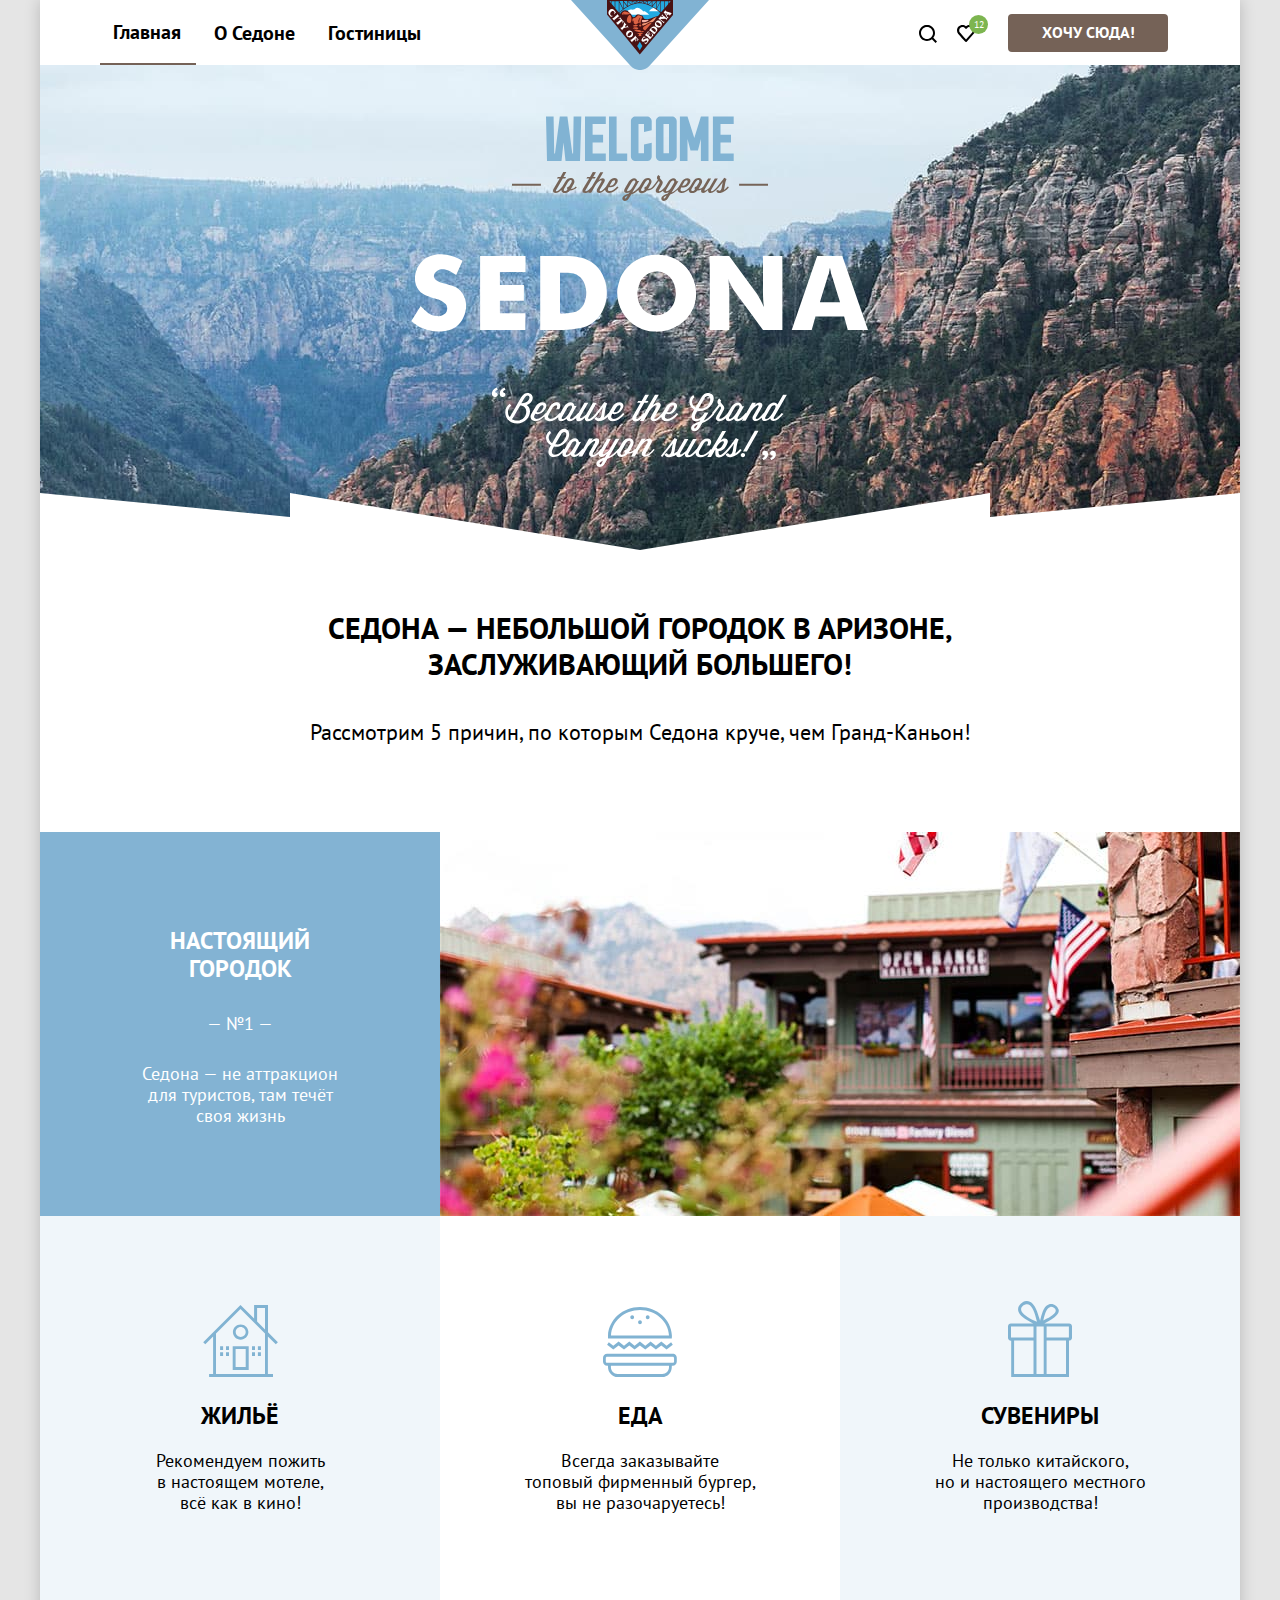
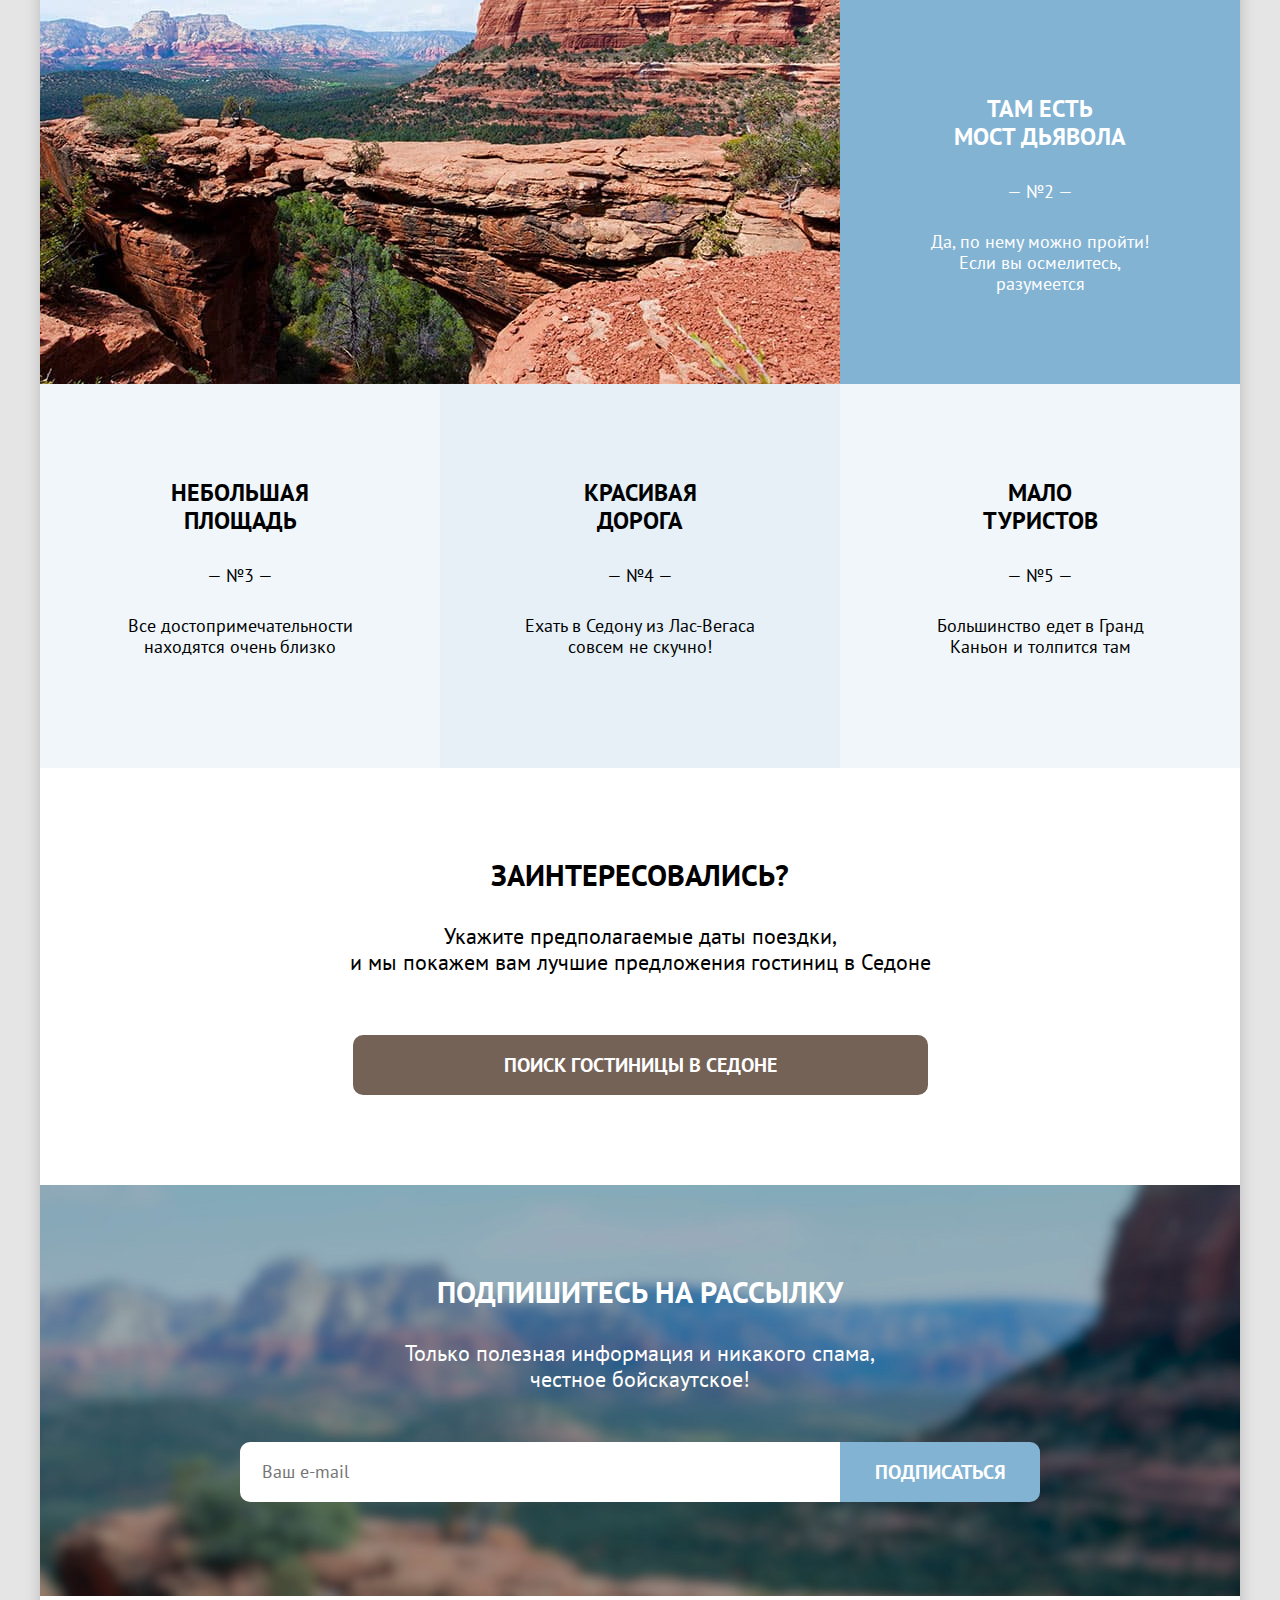
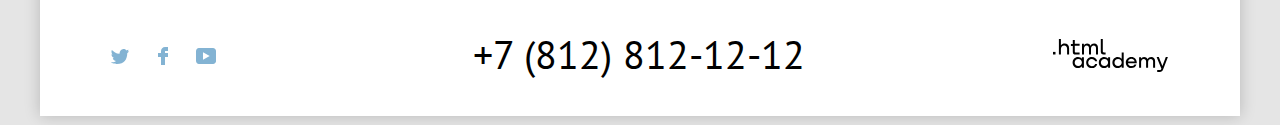
<file: index.html>
<!DOCTYPE html>
<html lang="ru">

<head>
  <meta charset="utf-8">
  <title>Седона: Добро пожаловать!</title>
  <link rel="icon" type="icon/ico" sizes="32x32" href="favicon-32x32.ico">
  <link rel="icon" type="image/png" sizes="32x32" href="favicon-32x32.png">
  <link rel="stylesheet" href="./css/style.css">
</head>

<body>
  <header class="page-header">
    <nav class="navigation">
      <img class="logo" src="./img/logo.svg" width="138" height="70" alt="Герб города Седона.">
      <ul class="navigation-list navigation-link-list">
        <li class="navigation-item">
          <div class="navigation-link-container navigation-link-current">
            <a class="navigation-link" href="./index.html">Главная</a>
          </div>
        </li>
        <li class="navigation-item">
          <div class="navigation-link-container">
            <a class="navigation-link" href="./about.html">О Седоне</a>
          </div>
        </li>
        <li class="navigation-item">
          <div class="navigation-link-container">
            <a class="navigation-link" href="./catalog.html">Гостиницы</a>
          </div>
        </li>
      </ul>
      <ul class="navigation-list navigation-user-menu">
        <li class="navigation-user-menu-item">
          <a class="navigation-user-link" href="#">
            <svg class="navigation-icon" aria-hidden="true" focusable="false" width="18" height="18" fill="none"
              xmlns="http://www.w3.org/2000/svg">
              <g clip-path="url(#a)">
                <path
                  d="m18 16.5-3.7-3.7c1-1.3 1.7-3 1.7-4.9 0-4.4-3.6-8-8-8S0 3.6 0 8c0 4.4 3.6 8 8 8 1.8 0 3.5-.6 4.9-1.7l3.7 3.7 1.4-1.5ZM8 14c-3.3 0-6-2.7-6-6s2.7-6 6-6 6 2.7 6 6-2.7 6-6 6Z" />
              </g>
              <defs>
                <clipPath id="a">
                  <path d="M0 0h18v18H0z" />
                </clipPath>
              </defs>
            </svg>
            <span class="visually-hidden">Поиск</span>
          </a>
        </li>
        <li class="navigation-user-menu-item">
          <a class="navigation-user-link" href="#">
            <svg class="navigation-icon" aria-hidden="true" width="18" height="17" fill="none"
              xmlns="http://www.w3.org/2000/svg">
              <path
                d="M8.9 17c-.3 0-.6-.1-.8-.4-5.4-6.1-6.7-7.5-7-7.9C.4 7.8 0 6.6 0 5.4 0 2.4 2.4 0 5.5 0 6.8 0 8 .5 9 1.3 10 .5 11.3 0 12.5 0c3 0 5.5 2.4 5.5 5.4 0 1.3-.5 2.5-1.3 3.4l-7 7.9c-.2.2-.4.3-.8.3Zm-6-9.5c.3.4 3.5 4 6.1 6.9l6.2-7c.5-.5.7-1.2.7-2 0-1.8-1.5-3.3-3.3-3.3-1 0-2 .5-2.7 1.3-.3.3-.6.4-.9.4-.3 0-.6-.2-.8-.4-.7-.8-1.7-1.3-2.7-1.3-1.8 0-3.3 1.5-3.3 3.3-.1.9.3 1.6.7 2.1-.1 0-.1 0 0 0Z" />
            </svg>
            <span class="visually-hidden">Вишлист</span>
            <span class="wishlist-count">12</span>
          </a>
          <div class="popover popover-wishlist">
            <h2 class="visually-hidden">Избранные гостиницы</h2>
            <div class="popover-main">
              <ul class="popover-hotel-list">
                <li class="popover-list-item">
                  <div class="popover-list-item-container" tabindex="0">
                    <h3 class="popover-list-item-title">Desert Quail Inn</h3>
                    <img class="wishlist-hotel-image" src="./img/desert-quail-inn-small.png"
                      alt="Гостиница Desert Quail Inn." width="48" height="48">
                    <span class="popover-list-item-hotel-type">Мотель</span>
                  </div>
                  <button class="wishlist-item-remove" type="button">
                    <svg class="wishlist-item-remove-icon" width="16" height="16" viewBox="0 0 16 16" fill="none"
                      xmlns="http://www.w3.org/2000/svg">
                      <g>
                        <path
                          d="M15.3 2.3H13.1H2.8H0.6C0.3 2.3 0 2.5 0 2.8C0 3.1 0.3 3.4 0.6 3.4H2.3V15.4C2.3 15.7 2.6 16 2.9 16H13.1C13.4 16 13.7 15.7 13.7 15.4V3.4H15.4C15.7 3.4 16 3.1 16 2.8C16 2.5 15.6 2.3 15.3 2.3ZM12.5 14.8H3.4V3.4H12.5V14.8Z" />
                        <path
                          d="M6.19995 1.2H9.59995C9.89995 1.2 10.2 0.9 10.2 0.6C10.2 0.3 9.99995 0 9.69995 0H6.19995C5.89995 0 5.69995 0.3 5.69995 0.6C5.69995 0.9 5.89995 1.2 6.19995 1.2Z" />
                        <path
                          d="M6.2001 12C6.5001 12 6.8001 11.7 6.8001 11.4V5.7C6.8001 5.4 6.5001 5.1 6.2001 5.1C5.9001 5.1 5.6001 5.4 5.6001 5.7V11.4C5.7001 11.7 5.9001 12 6.2001 12Z" />
                        <path
                          d="M9.7001 12C10.0001 12 10.3001 11.7 10.3001 11.4V5.7C10.3001 5.4 10.0001 5.1 9.7001 5.1C9.4001 5.1 9.1001 5.5 9.1001 5.7V11.4C9.1001 11.7 9.3001 12 9.7001 12Z" />
                      </g>
                    </svg>
                  </button>
                </li>
                <li class="popover-list-item">
                  <div class="popover-list-item-container" tabindex="0">
                    <h3 class="popover-list-item-title">Villas at Poco Diablo</h3>
                    <img class="wishlist-hotel-image" src="./img/villas-at-poco-diablo-small.png"
                      alt="Гостиница Villas at Poco Diablo.">
                    <span class="popover-list-item-hotel-type">Апартаменты</span>
                  </div>
                  <button class="wishlist-item-remove" type="button">
                    <svg class="wishlist-item-remove-icon" width="16" height="16" viewBox="0 0 16 16" fill="none"
                      xmlns="http://www.w3.org/2000/svg">
                      <g>
                        <path
                          d="M15.3 2.3H13.1H2.8H0.6C0.3 2.3 0 2.5 0 2.8C0 3.1 0.3 3.4 0.6 3.4H2.3V15.4C2.3 15.7 2.6 16 2.9 16H13.1C13.4 16 13.7 15.7 13.7 15.4V3.4H15.4C15.7 3.4 16 3.1 16 2.8C16 2.5 15.6 2.3 15.3 2.3ZM12.5 14.8H3.4V3.4H12.5V14.8Z" />
                        <path
                          d="M6.19995 1.2H9.59995C9.89995 1.2 10.2 0.9 10.2 0.6C10.2 0.3 9.99995 0 9.69995 0H6.19995C5.89995 0 5.69995 0.3 5.69995 0.6C5.69995 0.9 5.89995 1.2 6.19995 1.2Z" />
                        <path
                          d="M6.2001 12C6.5001 12 6.8001 11.7 6.8001 11.4V5.7C6.8001 5.4 6.5001 5.1 6.2001 5.1C5.9001 5.1 5.6001 5.4 5.6001 5.7V11.4C5.7001 11.7 5.9001 12 6.2001 12Z" />
                        <path
                          d="M9.7001 12C10.0001 12 10.3001 11.7 10.3001 11.4V5.7C10.3001 5.4 10.0001 5.1 9.7001 5.1C9.4001 5.1 9.1001 5.5 9.1001 5.7V11.4C9.1001 11.7 9.3001 12 9.7001 12Z" />
                      </g>
                    </svg>
                  </button>
                </li>
              </ul>
            </div>
            <a class="popover-link" href="#">Все избранные</a>
          </div>
        </li>
        <li class="navigation-user-menu-item">
          <a class="navigation-user-link navigation-user-button" href="./catalog.html">Хочу сюда!</a>
        </li>
      </ul>
    </nav>
  </header>

  <main class="main-index main-container">
    <h1 class="visually-hidden">Седона - город в Аризоне</h1>

    <section class="intro">
      <div class="intro-text">
        <h2 class="intro-title">Седона — небольшой городок в Аризоне, заслуживающий большего!</h2>
        <p class="intro-subtitle">Рассмотрим 5 причин, по которым Седона круче, чем Гранд-Каньон!</p>
      </div>
    </section>

    <section class="advantages">
      <h2 class="visually-hidden">Почему стоит отдохнуть в Седоне</h2>
      <ol class="advantages-list">
        <li class="advantages-list-item first-advantage">
          <div class="advantages-list-item-container first-advantage-container">
            <h3 class="advantages-list-item-title">Настоящий<br>городок</h3>
            <span class="advantages-list-item-decoration">— №1 —</span>
            <p class="advantages-list-item-description">Седона — не аттракцион<br>для туристов, там течёт<br>своя жизнь
            </p>
          </div>
          <img class="advantages-list-item-picture" src="./img/open-range.jpg"
            alt="Фото старого города. Вид на ресторан Open Range." width="800" height="384">
          <ul class="advantages-list advantages-list-unordered">
            <li class="advantages-list-item advantages-list-item-unordered">
              <div class="advantages-list-item-container">
                <h4 class="advantages-list-item-title-unordered">Жильё</h4>
                <p class="advantages-list-item-description">Рекомендуем пожить<br>в настоящем мотеле,<br>всё как в кино!
                </p>
              </div>
            </li>
            <li class="advantages-list-item advantages-list-item-unordered">
              <div class="advantages-list-item-container second-unordered-advantage-container">
                <h4 class="advantages-list-item-title-unordered">Еда</h4>
                <p class="advantages-list-item-description">Всегда заказывайте<br>топовый фирменный бургер,<br>вы не
                  разочаруетесь!</p>
              </div>
            </li>
            <li class="advantages-list-item advantages-list-item-unordered">
              <div class="advantages-list-item-container">
                <h4 class="advantages-list-item-title-unordered">Сувениры</h4>
                <p class="advantages-list-item-description">Не только китайского,<br>но и настоящего
                  местного<br>производства!</p>
              </div>
            </li>
          </ul>
        </li>
        <li class="advantages-list-item second-advantage">
          <div class="advantages-list-item-container second-advantage-container">
            <h3 class="advantages-list-item-title">Там есть<br>мост дьявола</h3>
            <span class="advantages-list-item-decoration">— №2 —</span>
            <p class="advantages-list-item-description">Да, по нему можно пройти! Если вы осмелитесь, разумеется</p>
          </div>
          <img class="advantages-list-item-picture" src="./img/devils-bridge.jpg"
            alt="Фото достопримечательности 'Мост дьявола'." width="800" height="384">
        </li>
        <li class="advantages-list-item">
          <div class="advantages-list-item-container">
            <h3 class="advantages-list-item-title">Небольшая площадь</h3>
            <span class="advantages-list-item-decoration">— №3 —</span>
            <p class="advantages-list-item-description">Все достопримечательности находятся очень близко</p>
          </div>
        </li>
        <li class="advantages-list-item">
          <div class="advantages-list-item-container fourth-advantage-container">
            <h3 class="advantages-list-item-title">Красивая<br>дорога</h3>
            <span class="advantages-list-item-decoration">— №4 —</span>
            <p class="advantages-list-item-description">Ехать в Седону из Лас-Вегаса совсем не скучно!</p>
          </div>
        </li>
        <li class="advantages-list-item">
          <div class="advantages-list-item-container">
            <h3 class="advantages-list-item-title">Мало<br>туристов</h3>
            <span class="advantages-list-item-decoration">— №5 —</span>
            <p class="advantages-list-item-description">Большинство едет в Гранд Каньон и толпится там</p>
          </div>
        </li>
      </ol>
    </section>

    <section class="hotel-booking">
      <div class="hotel-booking-container">
        <h2 class="hotel-booking-title">Заинтересовались?</h2>
        <p class="hotel-booking-instruction">Укажите предполагаемые даты поездки,<br>и мы покажем вам лучшие предложения
          гостиниц в Седоне</p>
        <a class="hotel-search-button" href="./catalog.html">Поиск гостиницы в Седоне</a>
      </div>
    </section>

    <section class="newsletter">
      <div class="newsletter-container">
        <h2 class="newsletter-title">Подпишитесь на рассылку</h2>
        <p class="newsletter-info">Только полезная информация и никакого спама, честное бойскаутское!</p>
        <form class="newsletter-form" action="https://echo.htmlacademy.ru/" method="post">
          <label for="useremail" class="visually-hidden">Ваш email</label>
          <input class="email-input" type="email" name="useremail" id="useremail" placeholder="Ваш e-mail">
          <button class="subscription-button" type="submit">Подписаться</button>
        </form>
      </div>
    </section>

  </main>

  <footer class="page-footer">

    <div class="social-media">
      <h2 class="visually-hidden">Мы в социальных сетях</h2>
      <ul class="social-media-list">
        <li class="social-media-item">
          <a href="https://twitter.com/htmlacademy_ru" class="link-social">
            <svg class="social-icon" aria-hidden="true" focusable="false" width="18" height="15" viewBox="0 0 18 15"
              fill="none" xmlns="http://www.w3.org/2000/svg">
              <path
                d="M11.6 0.200056C13.4 -0.299944 14.8 0.500056 15.4 1.40006C16.1 1.20006 16.8 0.900056 17.5 0.700056C17.5 1.60006 16.9 2.20006 16.6 2.50006C17.3 2.60006 18 1.90006 18 1.90006C17.8 2.90006 16.9 3.70006 16.3 3.90006C16.1 10.7001 13 15.1001 5.7 15.0001C5.1 15.0001 5.8 15.0001 5.2 15.0001C4.8 15.0001 0.8 14.5001 0 13.1001C2.4 13.3001 4.1 12.7001 5 11.9001C4 11.6001 2.1 11.5001 1.8 9.00006C2.2 9.10006 2.4 9.20006 3.1 9.10006C1.8 8.30006 0.4 7.50006 0.5 5.30006C0.8 5.60006 1.6 5.80006 1.9 5.80006C1.1 5.60006 -0.2 2.50006 0.9 0.900056C2.8 2.80006 4.9 4.50006 8.5 4.70006C8.7 2.30006 9.7 0.800056 11.6 0.200056Z" />
            </svg>
            <span class="visually-hidden">Twitter</span>
          </a>
        </li>
        <li class="social-media-item">
          <a href="https://www.facebook.com/htmlacademy" class="link-social">
            <svg class="social-icon" aria-hidden="true" focusable="false" width="10" height="18" viewBox="0 0 10 18"
              fill="none" xmlns="http://www.w3.org/2000/svg">
              <path d="M7 0C4.8 0 3 1.8 3 4V6H0V10H3V18H7V10H10V6H7V4H10V0H7Z" />
            </svg>
            <span class="visually-hidden">Facebook</span>
          </a>
        </li>
        <li class="social-media-item">
          <a href="https://www.youtube.com/c/HTMLAcademyRUS" class="link-social">
            <svg class="social-icon" aria-hidden="true" focusable="false" width="20" height="16" viewBox="0 0 20 16"
              fill="none" xmlns="http://www.w3.org/2000/svg">
              <path
                d="M17 0H2.9C1.2 0 0 1.5 0 3.2V12.7C0 14.5 1.2 16 2.9 16H17.2C18.7 16 20.1 14.5 20.1 12.8V3.2C19.9 1.5 18.7 0 17 0ZM7 11.8V4.2L13.7 8L7 11.8Z" />
            </svg>
            <span class="visually-hidden">YouTube</span>
          </a>
        </li>
      </ul>
    </div>

    <a class="phone-number-link" href=”tel:+78128121212”>+7 (812) 812-12-12</a>

    <div class="credits-container">
      <a href="https://htmlacademy.ru/" class="credits">
        <svg class="credits-logo" aria-hidden="true" focusable="false" width="115" height="34" viewBox="0 0 115 34"
          fill="none" xmlns="http://www.w3.org/2000/svg">
          <path d="M0 12.8999V15.4999H2.5V12.8999H0Z" />
          <path
            d="M11.6 4.5C10 4.5 8.80002 5.2 8.00002 6.2H7.90002V0H5.90002V15.5H7.90002V10.2C7.90002 8.1 9.20002 6.6 11.2 6.6C13 6.6 14.1 8 14.1 9.8V15.5H16.1V9.4C16.2 6.4 14.3 4.5 11.6 4.5Z" />
          <path
            d="M26.6 4.8001H21.8V1.1001H19.8V4.9001H17.9V6.9001H19.8V12.9001C19.8 14.6001 20.8 15.6001 22.5 15.6001H26.6V13.6001H22.9C22.2 13.6001 21.8 13.2001 21.8 12.5001V6.8001H26.6V4.8001Z" />
          <path
            d="M41.1 4.6001C39.5 4.6001 38.2 5.4001 37.6 6.7001H37.5C36.9 5.5001 35.7 4.6001 34.1 4.6001C32.7 4.6001 31.6 5.4001 31 6.4001H30.9V4.8001H29V15.4001H31V10.0001C31 8.0001 32 6.5001 33.6 6.5001C35.1 6.5001 36 7.5001 36 9.1001V15.4001H38V9.8001C38 7.4001 39.4 6.5001 40.6 6.5001C42.1 6.5001 43 7.5001 43 9.1001V15.4001H45V8.9001C45.1 6.4001 43.6 4.6001 41.1 4.6001Z" />
          <path
            d="M47.8 12.7C47.8 14.4 48.8 15.4 50.6 15.4H52.6V13.4H50.9001C50.2001 13.4 49.8 13 49.8 12.3V0H47.8V12.7Z" />
          <path
            d="M28.9 19.6999C28 18.5999 26.7 17.8999 25 17.8999C21.9 17.8999 19.6 20.1999 19.6 23.4999C19.6 26.7999 21.9 29.0999 25 29.0999C26.8 29.0999 28 28.2999 28.8 27.1999H28.9V28.7999H30.9V18.1999H28.9V19.6999ZM25.3 27.0999C23.1 27.0999 21.7 25.4999 21.7 23.4999C21.7 21.4999 23.1 19.8999 25.3 19.8999C27.5 19.8999 28.9 21.4999 28.9 23.4999C28.9 25.3999 27.5 27.0999 25.3 27.0999Z" />
          <path
            d="M44.2 21.9999C43.7 19.5999 41.5999 17.8999 38.7999 17.8999C35.3999 17.8999 33.2 20.3999 33.2 23.4999C33.2 26.5999 35.3999 29.0999 38.7999 29.0999C41.5999 29.0999 43.7 27.2999 44.2 24.8999H42.0999C41.6999 26.1999 40.3999 27.1999 38.7999 27.1999C36.5999 27.1999 35.2 25.5999 35.2 23.5999C35.2 21.5999 36.5999 19.9999 38.7999 19.9999C40.3999 19.9999 41.5999 20.9999 42.0999 22.1999H44.2V21.9999Z" />
          <path
            d="M55.1 19.6999C54.2 18.5999 52.9001 17.8999 51.2001 17.8999C48.1001 17.8999 45.8 20.1999 45.8 23.4999C45.8 26.7999 48.1001 29.0999 51.2001 29.0999C53.0001 29.0999 54.2 28.2999 55 27.1999H55.1V28.7999H57.1V18.1999H55.1V19.6999ZM51.5 27.0999C49.3 27.0999 47.9001 25.4999 47.9001 23.4999C47.9001 21.4999 49.3 19.8999 51.5 19.8999C53.7 19.8999 55.1 21.4999 55.1 23.4999C55.1 25.3999 53.6 27.0999 51.5 27.0999Z" />
          <path
            d="M68.7 19.7999C67.8 18.6999 66.5 17.8999 64.8 17.8999C61.7 17.8999 59.4 20.1999 59.4 23.4999C59.4 26.7999 61.6 29.0999 64.8 29.0999C66.5 29.0999 67.8 28.2999 68.6 27.2999H68.7V28.7999H70.7V13.3999H68.7V19.7999ZM65.1 27.0999C62.9 27.0999 61.5 25.4999 61.5 23.4999C61.5 21.4999 62.9 19.8999 65.1 19.8999C67.3 19.8999 68.7 21.4999 68.7 23.4999C68.6 25.4999 67.2 27.0999 65.1 27.0999Z" />
          <path
            d="M78.3 17.8999C75 17.8999 72.8 20.3999 72.8 23.4999C72.8 26.4999 74.9 29.0999 78.3 29.0999C80.8 29.0999 82.8 27.7999 83.5 25.4999H81.4C80.9 26.4999 79.8 27.0999 78.4 27.0999C76.5 27.0999 75.1 25.7999 75 24.1999H83.8C84 20.5999 81.8 17.8999 78.3 17.8999ZM78.3 19.7999C80 19.7999 81.3 20.7999 81.6 22.3999H75.1C75.4 20.8999 76.6 19.7999 78.3 19.7999Z" />
          <path
            d="M98.2 17.8999C96.6 17.8999 95.3 18.6999 94.6 19.8999H94.5C93.9 18.6999 92.7 17.8999 91.1 17.8999C89.7 17.8999 88.6 18.5999 88 19.6999V18.1999H86.1V28.7999H88.1V23.3999C88.1 21.3999 89.1 19.9999 90.7 19.8999C92.2 19.8999 93.1 20.8999 93.1 22.4999V28.7999H95.1V23.1999C95.1 20.7999 96.5 19.8999 97.7 19.8999C99.2 19.8999 100.1 20.8999 100.1 22.4999V28.7999H102.1V22.2999C102.2 19.6999 100.7 17.8999 98.2 17.8999Z" />
          <path
            d="M109.4 27.0001L105.8 18.1001H103.6L108.4 29.7001C108.1 30.6001 107.7 30.9001 106.7 30.9001H104.2V32.9001H106.7C108.5 32.9001 109.5 32.1001 110.2 30.3001L114.9 18.1001H112.8L109.4 27.0001Z" />
        </svg>
      </a>
    </div>

  </footer>

  <div class="modal-container modal-container-closed">
    <div class="modal modal-search">
      <div class="modal-header">
        <button class="modal-close-button" type="button">
          <span class="visually-hidden">Закрыть</span>
          <svg class="modal-close-button-cross" width="13" height="13" viewBox="0 0 13 13" fill="none"
            xmlns="http://www.w3.org/2000/svg">
            <path
              d="M13 1.2L11.8 0L6.5 5.3L1.2 0L0 1.2L5.3 6.5L0 11.8L1.2 13L6.5 7.7L11.8 13L13 11.8L7.7 6.5L13 1.2Z" />
          </svg>
        </button>
        <h2 class="modal-title">Поиск гостиницы в Седоне</h2>
      </div>
      <form class="modal-form" action="https://echo.htmlacademy.ru/" method="GET">
        <div class="arrival-date-container">
          <label class="arrival-date-label" for="arrival-date">Дата заезда:</label>
          <input class="arrival-date-input" type="date" name="arrival-date" id="arrival-date">
          <span class="error-alert">Мы не можем отправить вас в прошлое</span>
        </div>
        <div class="departure-date-container">
          <label class="departure-date-label" for="departure-date">Дата выезда:</label>
          <input class="departure-date-input" type="date" name="departure-date" id="departure-date">
          <span class="availability-alert">На эти даты есть свободные номера. Пока есть.</span>
          <span class="unavailability-alert allert-hidden">На эти даты нет свободных номеров. Совсем нет.</span>
        </div>
        <div class="tourist-quantity">
          <label class="adults-quantity-label" for="adults-quantity">Взрослые:</label>
          <div class="adults-quantity-input-container">
            <button class="minus-input-button" type="button">
              <svg class="minus-input-toggle" width="13" height="1" viewBox="0 0 13 1" fill="none"
                xmlns="http://www.w3.org/2000/svg">
                <path d="M0 0L0 1L13 1V0L0 0Z" />
              </svg>
            </button>
            <input class="adults-quantity-input" type="number" name="adults-quantity" id="adults-quantity" value="1"
              min="1">
            <button class="plus-input-button" type="button">
              <svg class="plus-input-toggle" width="13" height="13" viewBox="0 0 13 13" fill="none"
                xmlns="http://www.w3.org/2000/svg">
                <path d="M13 6H7V0H6V6H0V7H6V13H7V7H13V6Z" />
              </svg>
            </button>
          </div>
          <div class="infants-label-container">
            <label class="infants-quantity-label" for="infants-quantity">Дети:</label>
            <div class="infants-tooltip-container">
              <svg class="infants-tooltip" width="25" height="25" viewBox="0 0 25 25" fill="none"
                xmlns="http://www.w3.org/2000/svg">
                <circle cx="12.5" cy="12.5" r="12.5" />
              </svg>
            </div>
          </div>
          <div class="infants-quantity-input-container">
            <button class="minus-input-button" type="button">
              <svg class="minus-input-toggle" width="13" height="1" viewBox="0 0 13 1" fill="none"
                xmlns="http://www.w3.org/2000/svg">
                <path d="M0 0L0 1L13 1V0L0 0Z" />
              </svg>
            </button>
            <input class="infants-quantity-input" type="number" name="infants-quantity" id="infants-quantity" value="0"
              min="0">
            <button class="plus-input-button" type="button">
              <svg class="plus-input-toggle" width="13" height="13" viewBox="0 0 13 13" fill="none"
                xmlns="http://www.w3.org/2000/svg">
                <path d="M13 6H7V0H6V6H0V7H6V13H7V7H13V6Z" />
              </svg>
            </button>
          </div>
        </div>
        <button class="modal-submit-button" type="submit">Найти</button>
      </form>
    </div>
  </div>

</body>

</html>
</file>
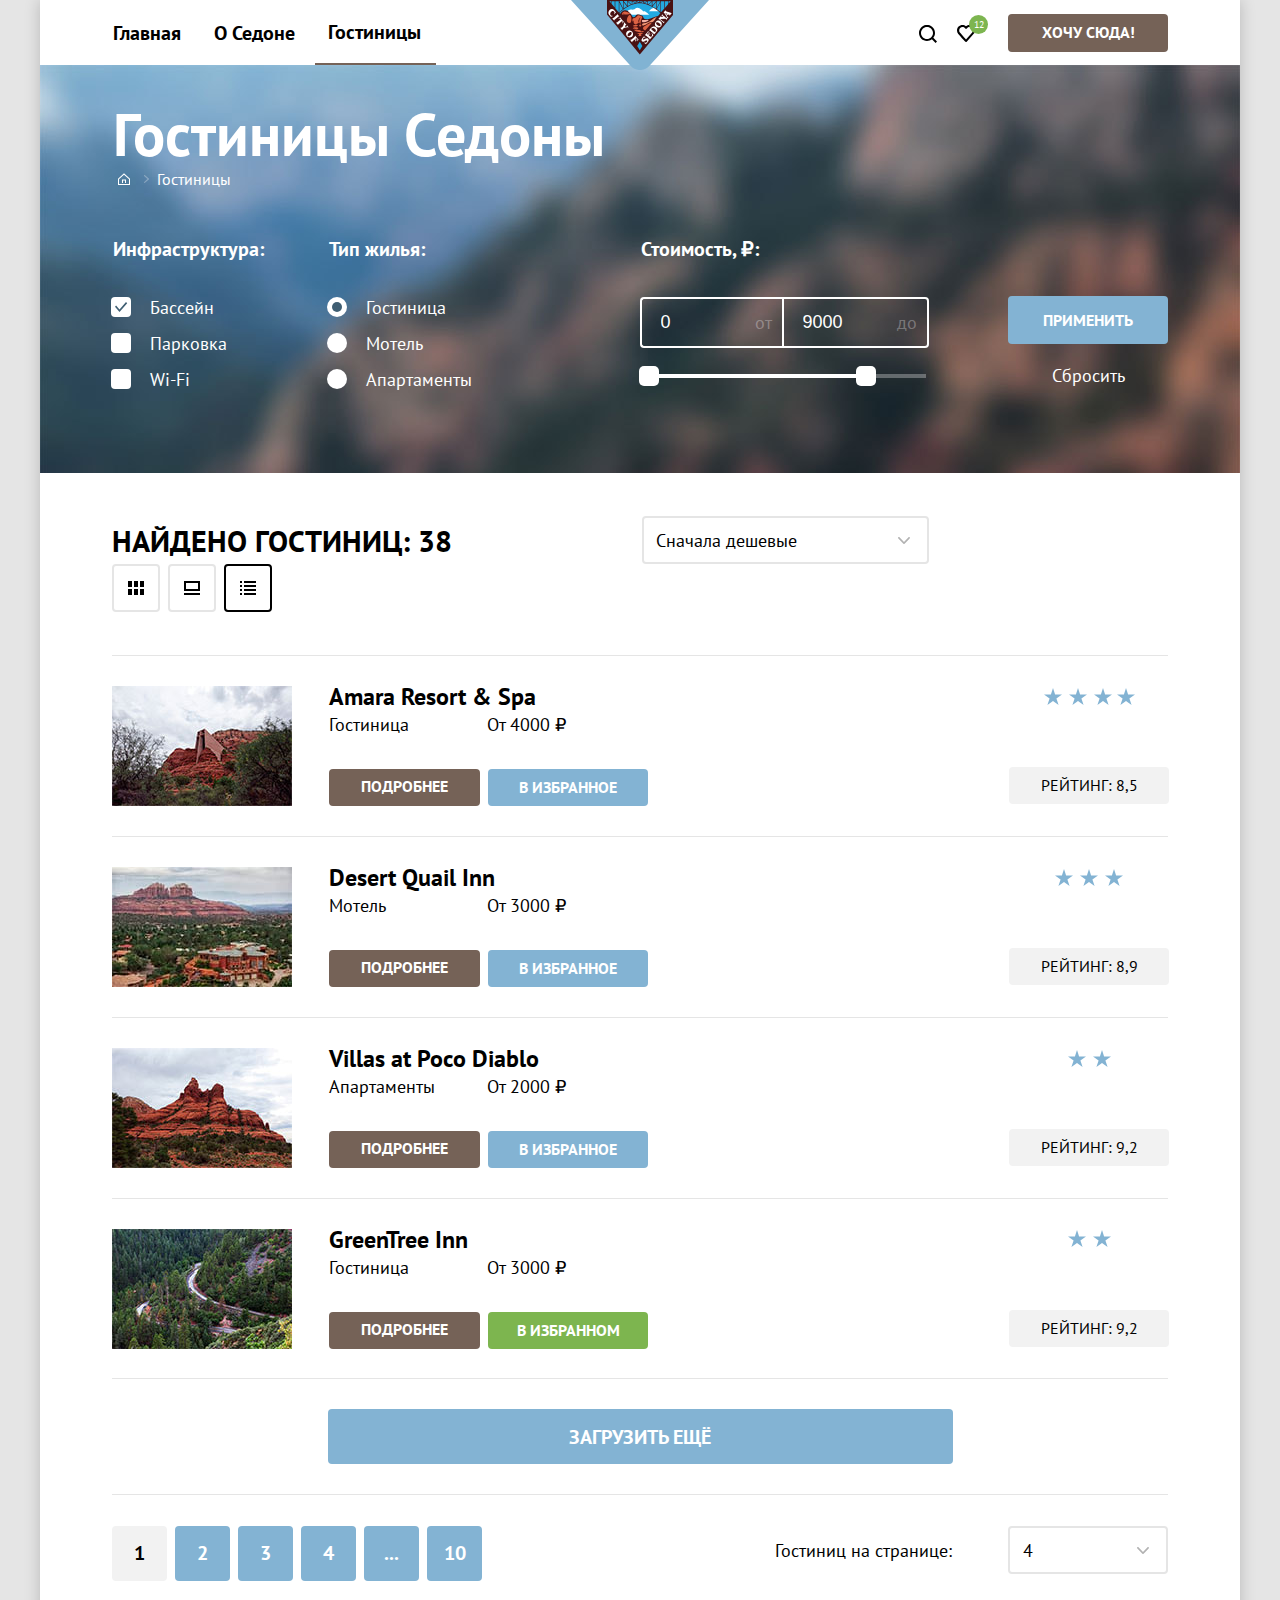
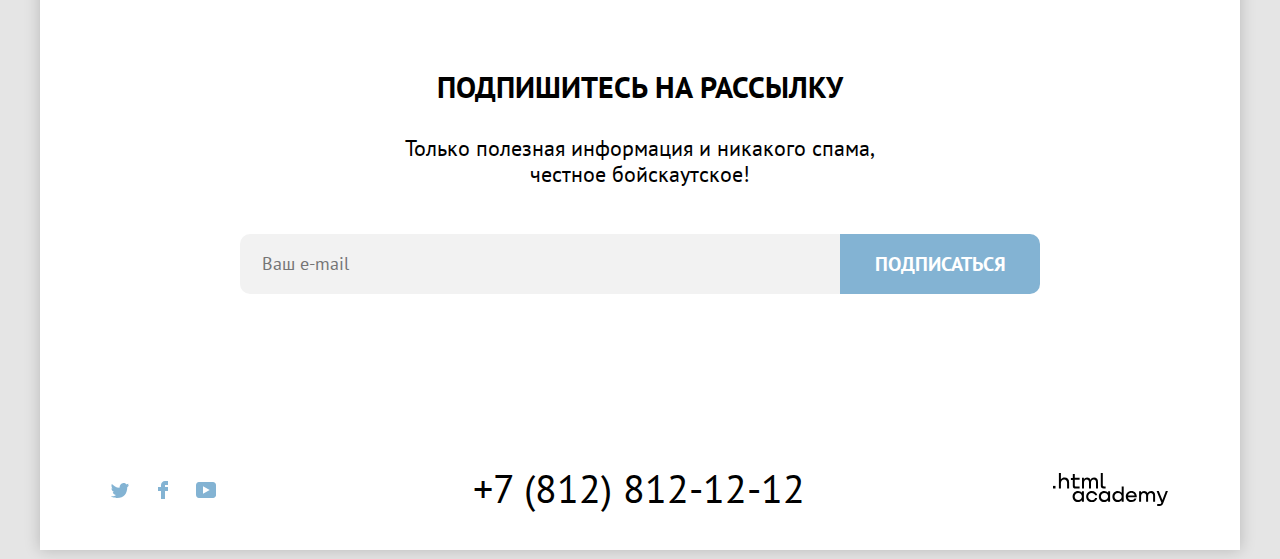
<file: catalog.html>
<!DOCTYPE html>
<html lang="ru">

<head>
  <meta charset="utf-8">
  <title>Гостиницы Седоны</title>
  <link rel="icon" type="icon/ico" sizes="32x32" href="favicon-32x32.ico">
  <link rel="icon" type="image/png" sizes="32x32" href="favicon-32x32.png">
  <link rel="stylesheet" href="./css/style.css">
</head>

<body>
  <header class="page-header">
    <nav class="navigation">
      <img class="logo" src="./img/logo.svg" width="138" height="70" alt="Герб города Седона.">
      <ul class="navigation-list navigation-link-list">
        <li class="navigation-item">
          <div class="navigation-link-container">
            <a class="navigation-link" href="./index.html">Главная</a>
          </div>
        </li>
        <li class="navigation-item">
          <div class="navigation-link-container">
            <a class="navigation-link" href="./about.html">О Седоне</a>
          </div>
        </li>
        <li class="navigation-item">
          <div class="navigation-link-container navigation-link-current">
            <a class="navigation-link" href="./catalog.html">Гостиницы</a>
          </div>
        </li>
      </ul>
      <ul class="navigation-list navigation-user-menu">
        <li class="navigation-user-menu-item">
          <a class="navigation-user-link" href="#">
            <svg class="navigation-icon" aria-hidden="true" focusable="false" width="18" height="18" fill="none"
              xmlns="http://www.w3.org/2000/svg">
              <g clip-path="url(#a)">
                <path
                  d="m18 16.5-3.7-3.7c1-1.3 1.7-3 1.7-4.9 0-4.4-3.6-8-8-8S0 3.6 0 8c0 4.4 3.6 8 8 8 1.8 0 3.5-.6 4.9-1.7l3.7 3.7 1.4-1.5ZM8 14c-3.3 0-6-2.7-6-6s2.7-6 6-6 6 2.7 6 6-2.7 6-6 6Z" />
              </g>
              <defs>
                <clipPath id="a">
                  <path d="M0 0h18v18H0z" />
                </clipPath>
              </defs>
            </svg>
            <span class="visually-hidden">Поиск</span>
          </a>
        </li>
        <li class="navigation-user-menu-item">
          <a class="navigation-user-link" href="#">
            <svg class="navigation-icon" aria-hidden="true" width="18" height="17" fill="none"
              xmlns="http://www.w3.org/2000/svg">
              <path
                d="M8.9 17c-.3 0-.6-.1-.8-.4-5.4-6.1-6.7-7.5-7-7.9C.4 7.8 0 6.6 0 5.4 0 2.4 2.4 0 5.5 0 6.8 0 8 .5 9 1.3 10 .5 11.3 0 12.5 0c3 0 5.5 2.4 5.5 5.4 0 1.3-.5 2.5-1.3 3.4l-7 7.9c-.2.2-.4.3-.8.3Zm-6-9.5c.3.4 3.5 4 6.1 6.9l6.2-7c.5-.5.7-1.2.7-2 0-1.8-1.5-3.3-3.3-3.3-1 0-2 .5-2.7 1.3-.3.3-.6.4-.9.4-.3 0-.6-.2-.8-.4-.7-.8-1.7-1.3-2.7-1.3-1.8 0-3.3 1.5-3.3 3.3-.1.9.3 1.6.7 2.1-.1 0-.1 0 0 0Z" />
            </svg>
            <span class="visually-hidden">Вишлист</span>
            <span class="wishlist-count">12</span>
          </a>
          <div class="popover popover-wishlist">
            <h2 class="visually-hidden">Избранные гостиницы</h2>
            <div class="popover-main">
              <ul class="popover-hotel-list">
                <li class="popover-list-item">
                  <div class="popover-list-item-container" tabindex="0">
                    <h3 class="popover-list-item-title">Desert Quail Inn</h3>
                    <img class="wishlist-hotel-image" src="./img/desert-quail-inn-small.png"
                      alt="Гостиница Desert Quail Inn." width="48" height="48">
                    <span class="popover-list-item-hotel-type">Мотель</span>
                  </div>
                  <button class="wishlist-item-remove" type="button">
                    <svg class="wishlist-item-remove-icon" width="16" height="16" viewBox="0 0 16 16" fill="none"
                      xmlns="http://www.w3.org/2000/svg">
                      <g>
                        <path
                          d="M15.3 2.3H13.1H2.8H0.6C0.3 2.3 0 2.5 0 2.8C0 3.1 0.3 3.4 0.6 3.4H2.3V15.4C2.3 15.7 2.6 16 2.9 16H13.1C13.4 16 13.7 15.7 13.7 15.4V3.4H15.4C15.7 3.4 16 3.1 16 2.8C16 2.5 15.6 2.3 15.3 2.3ZM12.5 14.8H3.4V3.4H12.5V14.8Z" />
                        <path
                          d="M6.19995 1.2H9.59995C9.89995 1.2 10.2 0.9 10.2 0.6C10.2 0.3 9.99995 0 9.69995 0H6.19995C5.89995 0 5.69995 0.3 5.69995 0.6C5.69995 0.9 5.89995 1.2 6.19995 1.2Z" />
                        <path
                          d="M6.2001 12C6.5001 12 6.8001 11.7 6.8001 11.4V5.7C6.8001 5.4 6.5001 5.1 6.2001 5.1C5.9001 5.1 5.6001 5.4 5.6001 5.7V11.4C5.7001 11.7 5.9001 12 6.2001 12Z" />
                        <path
                          d="M9.7001 12C10.0001 12 10.3001 11.7 10.3001 11.4V5.7C10.3001 5.4 10.0001 5.1 9.7001 5.1C9.4001 5.1 9.1001 5.5 9.1001 5.7V11.4C9.1001 11.7 9.3001 12 9.7001 12Z" />
                      </g>
                    </svg>
                  </button>
                </li>
                <li class="popover-list-item">
                  <div class="popover-list-item-container" tabindex="0">
                    <h3 class="popover-list-item-title">Villas at Poco Diablo</h3>
                    <img class="wishlist-hotel-image" src="./img/villas-at-poco-diablo-small.png"
                      alt="Гостиница Villas at Poco Diablo." width="48" height="48">
                    <span class="popover-list-item-hotel-type">Апартаменты</span>
                  </div>
                  <button class="wishlist-item-remove" type="button">
                    <svg class="wishlist-item-remove-icon" width="16" height="16" viewBox="0 0 16 16" fill="none"
                      xmlns="http://www.w3.org/2000/svg">
                      <g>
                        <path
                          d="M15.3 2.3H13.1H2.8H0.6C0.3 2.3 0 2.5 0 2.8C0 3.1 0.3 3.4 0.6 3.4H2.3V15.4C2.3 15.7 2.6 16 2.9 16H13.1C13.4 16 13.7 15.7 13.7 15.4V3.4H15.4C15.7 3.4 16 3.1 16 2.8C16 2.5 15.6 2.3 15.3 2.3ZM12.5 14.8H3.4V3.4H12.5V14.8Z" />
                        <path
                          d="M6.19995 1.2H9.59995C9.89995 1.2 10.2 0.9 10.2 0.6C10.2 0.3 9.99995 0 9.69995 0H6.19995C5.89995 0 5.69995 0.3 5.69995 0.6C5.69995 0.9 5.89995 1.2 6.19995 1.2Z" />
                        <path
                          d="M6.2001 12C6.5001 12 6.8001 11.7 6.8001 11.4V5.7C6.8001 5.4 6.5001 5.1 6.2001 5.1C5.9001 5.1 5.6001 5.4 5.6001 5.7V11.4C5.7001 11.7 5.9001 12 6.2001 12Z" />
                        <path
                          d="M9.7001 12C10.0001 12 10.3001 11.7 10.3001 11.4V5.7C10.3001 5.4 10.0001 5.1 9.7001 5.1C9.4001 5.1 9.1001 5.5 9.1001 5.7V11.4C9.1001 11.7 9.3001 12 9.7001 12Z" />
                      </g>
                    </svg>
                  </button>
                </li>
              </ul>
            </div>
            <a class="popover-link" href="#">Все избранные</a>
          </div>
        </li>
        <li class="navigation-user-menu-item">
          <a class="navigation-user-link navigation-user-button" href="./catalog.html">Хочу сюда!</a>
        </li>
      </ul>
    </nav>
  </header>

  <main class="main-inner main-container">
    <section class="filter-products">
      <header class="inner-header">
        <h1 class="inner-header-title">Гостиницы Седоны</h1>
        <ul class="breadcrumbs">
          <li class="breadcrumbs-item">
            <a href="./index.html" class="breadcrumbs-link">
              <svg class="breadcrumbs-home-icon" width="12" height="12" viewBox="0 0 12 12" fill="none"
                xmlns="http://www.w3.org/2000/svg">
                <path d="M6 0.300049L0 5.80005V12H12V5.80005L6 0.300049ZM11 11H1V6.20005L6 1.70005L11 6.20005V11Z" />
                <path d="M4 10H5V7.5H7V10H8V6.5H4V10Z" />
              </svg>
            </a>
          </li>
          <li class="breadcrumbs-item">
            <a href="#" class="breadcrumbs-link">Гостиницы</a>
          </li>
        </ul>
      </header>

      <h2 class="visually-hidden">Список гостиниц Седоны</h2>
      <form class="filter-products-form" action="https://echo.htmlacademy.ru/" method="GET">
        <fieldset class="filter-products-group">
          <legend class="filter-products-title">Инфраструктура:</legend>
          <div class="label-container">
            <label class="control">
              <input class="visually-hidden filter-products-services" type="checkbox" name="infrastructure" value="pool"
                checked>
              <span class="control-mark"></span>
              <span class="control-label">Бассейн</span>
            </label>
            <label class="control">
              <input class="visually-hidden filter-products-services" type="checkbox" name="infrastructure"
                value="parking">
              <span class="control-mark"></span>
              <span class="control-label">Парковка</span>
            </label>
            <label class="control">
              <input class="visually-hidden filter-products-services" type="checkbox" name="infrastructure"
                value="wi-fi">
              <span class="control-mark"></span>
              <span class="control-label">Wi-Fi</span>
            </label>
          </div>
        </fieldset>
        <fieldset class="filter-products-group">
          <legend class="filter-products-title">Тип жилья:</legend>
          <div class="label-container">
            <label class="control">
              <input class="visually-hidden filter-products-type" type="radio" name="hotel-type" value="hotel" checked>
              <span class="control-mark"></span>
              <span class="control-label">Гостиница</span>
            </label>
            <label class="control">
              <input class="visually-hidden filter-products-type" type="radio" name="hotel-type" value="motel">
              <span class="control-mark"></span>
              <span class="control-label">Мотель</span>
            </label>
            <label class="control">
              <input class="visually-hidden filter-products-type" type="radio" name="hotel-type" value="appartment">
              <span class="control-mark"></span>
              <span class="control-label">Апартаменты</span>
            </label>
          </div>
        </fieldset>
        <fieldset class="filter-products-group">
          <legend class="filter-products-title">Стоимость, ₽:</legend>
          <div class="pricing-container">
            <div class="input-container">
              <label class="filter-products-input-label" tabindex="0"><input class="filter-products-input" min="0"
                  type="number" name="min-price" value="0">от</label>
              <label class="filter-products-input-label" tabindex="0"><input class="filter-products-input" max="9000"
                  type="number" name="max-price" value="9000">до</label>
            </div>

            <div class="slider">
              <div class="two-toggle-slider">
                <div class="line">
                  <div class="selected-range" style="width: 237px;">
                    <div class="left-toggle" tabindex="0"></div>
                    <div class="right-toggle" tabindex="0"></div>
                  </div>
                </div>
              </div>
            </div>
          </div>

        </fieldset>
        <div class="filter-buttons-container">
          <button class="submit-button" type="submit">Применить</button>
          <button class="reset-button" type="reset">Сбросить</button>
        </div>
      </form>
    </section>

    <section class="catalog-page-controls">
      <div class="search-result-preview">
        <span class="result-preview-output">Найдено гостиниц: <output name="result">38</output></span>
      </div>
      <form action="http://echo.htmlacademy.ru" class="item-preview">
        <label for="sorting" class="visually-hidden">Сортировка</label>
        <select name="sorting" id="sorting" class="select-sorting">
          <option value="cheap" class="cheap">Сначала дешевые</option>
          <option value="expensive" class="expensive">Сначала дорогие</option>
          <option value="popular" class="popular">Сначала популярные</option>
        </select>
        <button class="visually-hidden" type="submit">Отсортировать</button>
      </form>
      <ul class="catalog-style">
        <li class="catalog-style-item style-item-cards">
          <a href="#" class="view-button">
            <span class="visually-hidden">Показать карточки</span>
          </a>
        </li>
        <li class="catalog-style-item style-item-slider">
          <a href="#" class="view-button">
            <span class="visually-hidden">Показать слайдер</span>
          </a>
        </li>
        <li class="catalog-style-item catalog-style-item-current style-item-list">
          <a href="#" class="view-button">
            <span class="visually-hidden">Показать список</span>
          </a>
        </li>
      </ul>
    </section>

    <section class="catalog-page">
      <ul class="item-list">
        <li class="item-card">
          <a href="#" class="hotel-image-preview">
            <img class="hotel-card-image" src="./img/amara.jpg" width="180" height="120"
              alt="Фото гостиницы Amara Resort & Spa.">
          </a>
          <div class="info-booking">
            <a href="#" class="hotel-card-title-link">
              <h3 class="hotel-card-title">Amara Resort & Spa</h3>
            </a>
            <div class="hotel-card-hints">
              <div class="hotel-type-container">
                <span class="hotel-type">Гостиница</span>
              </div>
              <div class="start-price-container">
                <span class="start-price">От 4000 ₽</span>
              </div>
            </div>
            <div class="hotel-card-buttons">
              <a href="#" class="details">Подробнее</a>
              <button class="to-wishlist-button" type="button">В избранное</button>
              <a href="#" class="wishlist-added visually-hidden">В избранном</a>
            </div>
          </div>
          <div class="level">
            <div class="stars">
              <span class="four-stars"></span>
            </div>
            <span class="rating">Рейтинг: <output class="rating-mark-output">8,5</output></span>
          </div>
        </li>
        <li class="item-card">
          <a href="#" class="hotel-image-preview">
            <img class="hotel-card-image" src="./img/desert-quail.jpg" width="180" height="120"
              alt="Фото гостиницы Desert Quail Inn.">
          </a>
          <div class="info-booking">
            <a href="#" class="hotel-card-title-link">
              <h3 class="hotel-card-title">Desert Quail Inn</h3>
            </a>
            <div class="hotel-card-hints">
              <div class="hotel-type-container">
                <span class="hotel-type">Мотель</span>
              </div>
              <div class="start-price-container">
                <span class="start-price">От 3000 ₽</span>
              </div>
            </div>
            <div class="hotel-card-buttons">
              <a href="#" class="details">Подробнее</a>
              <button class="to-wishlist-button" type="button">В избранное</button>
              <a href="#" class="wishlist-added visually-hidden">В избранном</a>
            </div>
          </div>
          <div class="level">
            <div class="stars">
              <span class="three-stars"></span>
            </div>
            <span class="rating">Рейтинг: <output class="rating-mark-output">8,9</output></span>
          </div>
        </li>
        <li class="item-card">
          <a href="#" class="hotel-image-preview">
            <img class="hotel-card-image" src="./img/villas-poco-diablo.jpg" width="180" height="120"
              alt="Фото гостиницы Villas at Poco Diablo.">
          </a>
          <div class="info-booking">
            <a href="#" class="hotel-card-title-link">
              <h3 class="hotel-card-title">Villas at Poco Diablo</h3>
            </a>
            <div class="hotel-card-hints">
              <div class="hotel-type-container">
                <span class="hotel-type">Апартаменты</span>
              </div>
              <div class="start-price-container">
                <span class="start-price">От 2000 ₽</span>
              </div>
            </div>
            <div class="hotel-card-buttons">
              <a href="#" class="details">Подробнее</a>
              <button class="to-wishlist-button" type="button">В избранное</button>
              <a href="#" class="wishlist-added visually-hidden">В избранном</a>
            </div>
          </div>
          <div class="level">
            <div class="stars">
              <span class="two-stars"></span>
            </div>
            <span class="rating">Рейтинг: <output class="rating-mark-output">9,2</output></span>
          </div>
        </li>
        <li class="item-card">
          <a href="#" class="hotel-image-preview">
            <img class="hotel-card-image" src="./img/green-tree.jpg" width="180" height="120"
              alt="Фото гостиницы GreenTree Inn." />
          </a>
          <div class="info-booking">
            <a href="#" class="hotel-card-title-link">
              <h3 class="hotel-card-title">GreenTree Inn</h3>
            </a>
            <div class="hotel-card-hints">
              <div class="hotel-type-container">
                <span class="hotel-type">Гостиница</span>
              </div>
              <div class="start-price-container">
                <span class="start-price">От 3000 ₽</span>
              </div>
            </div>
            <div class="hotel-card-buttons">
              <a href="#" class="details">Подробнее</a>
              <button class="to-wishlist-button visually-hidden" type="button">В избранное</button>
              <a href="#" class="wishlist-added">В избранном</a>
            </div>
          </div>
          <div class="level">
            <div class="stars">
              <span class="two-stars"></span>
            </div>
            <span class="rating">Рейтинг: <output class="rating-mark-output">9,2</output></span>
          </div>
        </li>
      </ul>

      <div class="show-more-block">
        <button class="pagination show-more" type="button">Загрузить ещё</button>
      </div>

      <div class="pagination-block">
        <ol class="pagination">
          <li class="pagination-item">
            <a href="#" class="pagination-link pagination-current">1</a>
          </li>
          <li class="pagination-item">
            <a href="#" class="pagination-link">2</a>
          </li>
          <li class="pagination-item">
            <a href="#" class="pagination-link">3</a>
          </li>
          <li class="pagination-item">
            <a href="#" class="pagination-link">4</a>
          </li>
          <li class="pagination-item">
            <button class="pagination-link pagination-jump-to-page" type="button">...</button>
          </li>
          <li class="pagination-item">
            <a href="#" class="pagination-link">10</a>
          </li>
        </ol>

        <div class="preview-count">
          <form action="http://echo.htmlacademy.ru" class="preview-number" name="preview-number">
            <label class="preview-count-name">Гостиниц на странице:
              <select name="preview-number-select" class="preview-number-select">
                <option value="4">4</option>
                <option value="6">6</option>
                <option value="8">8</option>
              </select>
            </label>
            <button class="visually-hidden" type="submit">Отобразить</button>
          </form>
        </div>
      </div>
    </section>
    <section class="newsletter newsletter-catalog">
      <div class="newsletter-container newsletter-container-catalog">
        <h2 class="newsletter-title newsletter-catalog-title">Подпишитесь на рассылку</h2>
        <p class="newsletter-info newsletter-catalog-info">Только полезная информация и никакого спама, честное
          бойскаутское!</p>
        <form class="newsletter-form" action="https://echo.htmlacademy.ru/" method="post">
          <label for="useremail" class="visually-hidden">Ваш email</label>
          <input class="email-input email-input-catalog" type="email" name="useremail" id="useremail"
            placeholder="Ваш e-mail">
          <button class="subscription-button" type="submit">Подписаться</button>
        </form>
      </div>
    </section>
  </main>

  <footer class="page-footer">

    <div class="social-media">
      <h2 class="visually-hidden">Мы в социальных сетях</h2>
      <ul class="social-media-list">
        <li class="social-media-item">
          <a href="https://twitter.com/htmlacademy_ru" class="link-social">
            <svg class="social-icon" aria-hidden="true" focusable="false" width="18" height="15" viewBox="0 0 18 15"
              fill="none" xmlns="http://www.w3.org/2000/svg">
              <path
                d="M11.6 0.200056C13.4 -0.299944 14.8 0.500056 15.4 1.40006C16.1 1.20006 16.8 0.900056 17.5 0.700056C17.5 1.60006 16.9 2.20006 16.6 2.50006C17.3 2.60006 18 1.90006 18 1.90006C17.8 2.90006 16.9 3.70006 16.3 3.90006C16.1 10.7001 13 15.1001 5.7 15.0001C5.1 15.0001 5.8 15.0001 5.2 15.0001C4.8 15.0001 0.8 14.5001 0 13.1001C2.4 13.3001 4.1 12.7001 5 11.9001C4 11.6001 2.1 11.5001 1.8 9.00006C2.2 9.10006 2.4 9.20006 3.1 9.10006C1.8 8.30006 0.4 7.50006 0.5 5.30006C0.8 5.60006 1.6 5.80006 1.9 5.80006C1.1 5.60006 -0.2 2.50006 0.9 0.900056C2.8 2.80006 4.9 4.50006 8.5 4.70006C8.7 2.30006 9.7 0.800056 11.6 0.200056Z" />
            </svg>
            <span class="visually-hidden">Twitter</span>
          </a>
        </li>
        <li class="social-media-item">
          <a href="https://www.facebook.com/htmlacademy" class="link-social">
            <svg class="social-icon" aria-hidden="true" focusable="false" width="10" height="18" viewBox="0 0 10 18"
              fill="none" xmlns="http://www.w3.org/2000/svg">
              <path d="M7 0C4.8 0 3 1.8 3 4V6H0V10H3V18H7V10H10V6H7V4H10V0H7Z" />
            </svg>
            <span class="visually-hidden">Facebook</span>
          </a>
        </li>
        <li class="social-media-item">
          <a href="https://www.youtube.com/c/HTMLAcademyRUS" class="link-social">
            <svg class="social-icon" aria-hidden="true" focusable="false" width="20" height="16" viewBox="0 0 20 16"
              fill="none" xmlns="http://www.w3.org/2000/svg">
              <path
                d="M17 0H2.9C1.2 0 0 1.5 0 3.2V12.7C0 14.5 1.2 16 2.9 16H17.2C18.7 16 20.1 14.5 20.1 12.8V3.2C19.9 1.5 18.7 0 17 0ZM7 11.8V4.2L13.7 8L7 11.8Z" />
            </svg>
            <span class="visually-hidden">YouTube</span>
          </a>
        </li>
      </ul>
    </div>

    <a class="phone-number-link" href=”tel:+78128121212”>+7 (812) 812-12-12</a>

    <div class="credits-container">
      <a href="https://htmlacademy.ru/" class="credits">
        <svg class="credits-logo" aria-hidden="true" focusable="false" width="115" height="34" viewBox="0 0 115 34"
          fill="none" xmlns="http://www.w3.org/2000/svg">
          <path d="M0 12.8999V15.4999H2.5V12.8999H0Z" />
          <path
            d="M11.6 4.5C10 4.5 8.80002 5.2 8.00002 6.2H7.90002V0H5.90002V15.5H7.90002V10.2C7.90002 8.1 9.20002 6.6 11.2 6.6C13 6.6 14.1 8 14.1 9.8V15.5H16.1V9.4C16.2 6.4 14.3 4.5 11.6 4.5Z" />
          <path
            d="M26.6 4.8001H21.8V1.1001H19.8V4.9001H17.9V6.9001H19.8V12.9001C19.8 14.6001 20.8 15.6001 22.5 15.6001H26.6V13.6001H22.9C22.2 13.6001 21.8 13.2001 21.8 12.5001V6.8001H26.6V4.8001Z" />
          <path
            d="M41.1 4.6001C39.5 4.6001 38.2 5.4001 37.6 6.7001H37.5C36.9 5.5001 35.7 4.6001 34.1 4.6001C32.7 4.6001 31.6 5.4001 31 6.4001H30.9V4.8001H29V15.4001H31V10.0001C31 8.0001 32 6.5001 33.6 6.5001C35.1 6.5001 36 7.5001 36 9.1001V15.4001H38V9.8001C38 7.4001 39.4 6.5001 40.6 6.5001C42.1 6.5001 43 7.5001 43 9.1001V15.4001H45V8.9001C45.1 6.4001 43.6 4.6001 41.1 4.6001Z" />
          <path
            d="M47.8 12.7C47.8 14.4 48.8 15.4 50.6 15.4H52.6V13.4H50.9001C50.2001 13.4 49.8 13 49.8 12.3V0H47.8V12.7Z" />
          <path
            d="M28.9 19.6999C28 18.5999 26.7 17.8999 25 17.8999C21.9 17.8999 19.6 20.1999 19.6 23.4999C19.6 26.7999 21.9 29.0999 25 29.0999C26.8 29.0999 28 28.2999 28.8 27.1999H28.9V28.7999H30.9V18.1999H28.9V19.6999ZM25.3 27.0999C23.1 27.0999 21.7 25.4999 21.7 23.4999C21.7 21.4999 23.1 19.8999 25.3 19.8999C27.5 19.8999 28.9 21.4999 28.9 23.4999C28.9 25.3999 27.5 27.0999 25.3 27.0999Z" />
          <path
            d="M44.2 21.9999C43.7 19.5999 41.5999 17.8999 38.7999 17.8999C35.3999 17.8999 33.2 20.3999 33.2 23.4999C33.2 26.5999 35.3999 29.0999 38.7999 29.0999C41.5999 29.0999 43.7 27.2999 44.2 24.8999H42.0999C41.6999 26.1999 40.3999 27.1999 38.7999 27.1999C36.5999 27.1999 35.2 25.5999 35.2 23.5999C35.2 21.5999 36.5999 19.9999 38.7999 19.9999C40.3999 19.9999 41.5999 20.9999 42.0999 22.1999H44.2V21.9999Z" />
          <path
            d="M55.1 19.6999C54.2 18.5999 52.9001 17.8999 51.2001 17.8999C48.1001 17.8999 45.8 20.1999 45.8 23.4999C45.8 26.7999 48.1001 29.0999 51.2001 29.0999C53.0001 29.0999 54.2 28.2999 55 27.1999H55.1V28.7999H57.1V18.1999H55.1V19.6999ZM51.5 27.0999C49.3 27.0999 47.9001 25.4999 47.9001 23.4999C47.9001 21.4999 49.3 19.8999 51.5 19.8999C53.7 19.8999 55.1 21.4999 55.1 23.4999C55.1 25.3999 53.6 27.0999 51.5 27.0999Z" />
          <path
            d="M68.7 19.7999C67.8 18.6999 66.5 17.8999 64.8 17.8999C61.7 17.8999 59.4 20.1999 59.4 23.4999C59.4 26.7999 61.6 29.0999 64.8 29.0999C66.5 29.0999 67.8 28.2999 68.6 27.2999H68.7V28.7999H70.7V13.3999H68.7V19.7999ZM65.1 27.0999C62.9 27.0999 61.5 25.4999 61.5 23.4999C61.5 21.4999 62.9 19.8999 65.1 19.8999C67.3 19.8999 68.7 21.4999 68.7 23.4999C68.6 25.4999 67.2 27.0999 65.1 27.0999Z" />
          <path
            d="M78.3 17.8999C75 17.8999 72.8 20.3999 72.8 23.4999C72.8 26.4999 74.9 29.0999 78.3 29.0999C80.8 29.0999 82.8 27.7999 83.5 25.4999H81.4C80.9 26.4999 79.8 27.0999 78.4 27.0999C76.5 27.0999 75.1 25.7999 75 24.1999H83.8C84 20.5999 81.8 17.8999 78.3 17.8999ZM78.3 19.7999C80 19.7999 81.3 20.7999 81.6 22.3999H75.1C75.4 20.8999 76.6 19.7999 78.3 19.7999Z" />
          <path
            d="M98.2 17.8999C96.6 17.8999 95.3 18.6999 94.6 19.8999H94.5C93.9 18.6999 92.7 17.8999 91.1 17.8999C89.7 17.8999 88.6 18.5999 88 19.6999V18.1999H86.1V28.7999H88.1V23.3999C88.1 21.3999 89.1 19.9999 90.7 19.8999C92.2 19.8999 93.1 20.8999 93.1 22.4999V28.7999H95.1V23.1999C95.1 20.7999 96.5 19.8999 97.7 19.8999C99.2 19.8999 100.1 20.8999 100.1 22.4999V28.7999H102.1V22.2999C102.2 19.6999 100.7 17.8999 98.2 17.8999Z" />
          <path
            d="M109.4 27.0001L105.8 18.1001H103.6L108.4 29.7001C108.1 30.6001 107.7 30.9001 106.7 30.9001H104.2V32.9001H106.7C108.5 32.9001 109.5 32.1001 110.2 30.3001L114.9 18.1001H112.8L109.4 27.0001Z" />
        </svg>
      </a>
    </div>

  </footer>
</body>

</html>
</file>
<file: css/style.css>
@font-face {
  font-family: "PT Sans";
  font-style: normal;
  font-weight: 400;
  src: url('../fonts/ptsans-400.woff2') format('woff2');
  font-display: swap;
}

@font-face {
  font-family: "PT Sans";
  font-style: normal;
  font-weight: 700;
  src: url('../fonts/ptsans-700.woff2') format('woff2');
  font-display: swap;
}

html {
  min-width: 1280px;
  height: 100%;
  background-color: #E5E5E5;
  padding: 0;
}

body {
  display: flex;
  flex-direction: column;
  min-height: 100%;
  font-family: "PT Sans", Arial, Helvetica, sans-serif;
  font-size: 18px;
  line-height: 21px;
  background-color: #FFFFFF;
  color: #000000;
  width: 1200px;
  margin: 0 auto;
  box-shadow: 0px 0px 15px rgba(0, 0, 0, 0.2);
}

img {
  object-fit: contain;
}

.visually-hidden {
  position: absolute;
  clip: rect(0 0 0 0);
  width: 1px;
  height: 1px;
  margin: -1px;
}

.main-container {
  flex-grow: 1;
}

/* Хедер */

.navigation {
  display: flex;
  flex-wrap: wrap;
  justify-content: space-between;
  align-items: center;
  min-height: 65px;
  box-sizing: border-box;
}

.navigation-item {
  box-sizing: border-box;
}

.navigation-list {
  margin: 0;
  padding: 0;
  list-style-type: none;
}

.navigation-link-list {
  order: 1;
  box-sizing: border-box;
  padding-left: 60px;
}

.logo {
  order: 2;
  margin-bottom: -5px;
  z-index: 1;
}

.navigation-list {
  display: flex;
  box-sizing: border-box;
  width: 531px;
}

.navigation-user-menu {
  order: 3;
  box-sizing: border-box;
  padding-right: 72px;
  justify-content: flex-end;
}

.navigation-link {
  font-size: 20px;
  color: #000000;
  line-height: 26px;
  font-weight: 700;
  text-decoration: none;
  box-sizing: border-box;
  padding: 6px 12px;
  padding-left: 10px;
  border: 3px solid transparent;
  border-radius: 10px;
}

.navigation-link:hover {
  color: rgba(117, 98, 87, 1);
}

.navigation-link:focus {
  color: rgba(117, 98, 87, 1);
  border: 3px solid rgba(131, 179, 211, 1);
  border-radius: 10px;
  outline: none;
}

.navigation-link:active {
  color: rgba(117, 98, 87, 0.3);
  border: 3px solid transparent;
  border-radius: 10px;
}

.navigation-user-link {
  display: inline-block;
  position: relative;
  box-sizing: border-box;
  border: 3px solid transparent;
  width: 38px;
  height: 38px;
  padding: 10px;
}

.navigation-user-link:hover .navigation-icon {
  fill: rgba(117, 98, 87, 1);
}

.navigation-user-link:focus .navigation-icon {
  fill: rgba(117, 98, 87, 1);
}

.navigation-user-link:focus {
  border: 3px solid rgba(131, 179, 211, 1);
  border-radius: 10px;
  outline: none;
}

.navigation-user-link:active .navigation-icon {
  fill: rgba(117, 98, 87, 0.3);
}

.navigation-user-link:active {
  border: 3px solid transparent;
}

.wishlist-count {
  display: inline-block;
  position: absolute;
  top: -2px;
  right: -6px;
  width: 19px;
  height: 19px;
  font-size: 10px;
  line-height: 19px;
  text-align: center;
  color: #FFFFFF;
  background-color: rgba(125, 181, 80, 1);
  border-radius: 50%;
}

.navigation-icon {
  position: absolute;
  top: 8px;
  left: 7px;
  fill: #000000;
}

.navigation-user-menu-item:not(:last-child) {
  position: relative;
  width: 38px;
  height: 38px;
}

.navigation-user-menu-item:not(:first-child):not(:last-child) {
  margin-right: 23px;
}

.navigation-user-button {
  display: inline-block;
  width: 160px;
  min-height: 37px;
  box-sizing: border-box;
  outline: 3px solid transparent;
  border: none;
  border-radius: 4px;
  padding: 0;
  font-size: 16px;
  color: #FFFFFF;
  line-height: 37px;
  font-weight: 700;
  text-transform: uppercase;
  text-decoration: none;
  text-align: center;
  background-color: rgba(117, 98, 87, 1);
}

.navigation-user-button:hover {
  background-color: rgba(97, 80, 72, 1);
}

.navigation-user-button:focus {
  background-color: rgba(97, 80, 72, 1);
  outline: 3px solid rgba(131, 179, 211, 1);
  border: none;
  border-radius: 4px;
}

.navigation-user-button:active {
  background-color: rgba(97, 80, 72, 1);
  color: rgba(255, 255, 255, 0.3);
  outline: 3px solid transparent;
}

.navigation-link-current,
.navigation-link-container {
  display: flex;
  align-items: center;
  box-sizing: border-box;
  height: 65px;
  margin-right: 5px;
}

.navigation-link-current {
  border-bottom: 2px solid rgba(117, 98, 87, 1);
}

/* Анонс */

.intro-text {
  min-height: 282px;
  box-sizing: border-box;
  padding: 60px 240px 79px;
  text-align: center;
}


.intro-title,
.hotel-booking-title {
  font-weight: 700;
  font-size: 30px;
  line-height: 36px;
  text-transform: uppercase;
  margin: 0;
  margin-bottom: 32px;
}

.intro-subtitle {
  font-size: 22px;
  line-height: 36px;
  margin: 0;
}

.intro::before {
  content: '';
  display: block;
  width: 1200px;
  height: 485px;
  background:
    url('../img/divider.svg') 0 100% no-repeat,
    url('../img/welcome.svg') 50% 38% no-repeat,
    url('../img/intro-background.jpg');
  background-color: #a0a0a07c;
}

/* Список преимуществ */

.advantages-list {
  display: grid;
  grid-template-columns: 1fr 1fr 1fr;
  grid-template-rows: auto auto auto;
  list-style-type: none;
  margin: 0;
  padding: 0;
}

.advantages-list-item-container {
  display: flex;
  flex-direction: column;
  align-items: center;
  width: 400px;
  min-height: 384px;
  box-sizing: border-box;
  padding: 85px 75px;
  font-size: 18px;
  line-height: 21px;
  background-color: rgba(131, 179, 211, 0.12);
}

.first-advantage {
  display: grid;
  grid-template-columns: 1fr 1fr 1fr;
  grid-template-rows: auto auto;
  grid-area: 1 / 1 / 2 / 4;
}

.first-advantage-container {
  grid-area: 1 / 1 / 2 / 2;
  background-color: rgba(131, 179, 211, 1);
  color: #FFFFFF;
}

.fourth-advantage-container {
  background-color: rgba(131, 179, 211, 0.2)
}

.second-unordered-advantage-container {
  background-color: #FFFFFF;
}

.advantages-list-unordered {
  grid-area: 2 / 1 / 3 / 4;
}

.second-advantage {
  display: grid;
  grid-template-columns: 2fr 1fr;
  grid-template-rows: auto;
  grid-area: 2 / 1 / 3 / 4;
}

.second-advantage-container {
  grid-area: 1 / 2 / 2 / 3;
  background-color: rgba(131, 179, 211, 1);
  color: #FFFFFF;
}

.advantages-list-item-title {
  margin-top: 10px;
  margin-bottom: 30px;
  font-size: 24px;
  font-weight: 700;
  line-height: 28px;
  text-transform: uppercase;
  text-align: center;
}

.advantages-list-item-unordered:first-child .advantages-list-item-container::before {
  content: '';
  display: block;
  width: 75px;
  height: 76px;
  background: url('../img/accommodations.svg') 50% 100% no-repeat;
  margin-bottom: 25px;
}

.advantages-list-item-unordered:last-child .advantages-list-item-container::before {
  content: '';
  display: block;
  width: 64px;
  height: 76px;
  background: url('../img/souvenirs.svg') 50% 100% no-repeat;
  margin-bottom: 25px;
}

.advantages-list-item-unordered:not(:last-child):not(:first-child) .advantages-list-item-container::before {
  content: '';
  display: block;
  width: 74px;
  height: 76px;
  background: url('../img/eats.svg') 50% 100% no-repeat;
  margin-bottom: 25px;
}

.advantages-list-item-title-unordered {
  font-size: 24px;
  line-height: 28px;
  font-weight: 700;
  text-transform: uppercase;
  margin: 0;
  margin-bottom: 20px;
}

.advantages-list-item-decoration {
  margin-bottom: 29px;
}

.advantages-list-item-description {
  margin: 0;
  text-align: center;
}

/* Блок ведущий к поиску гостиниц */

.hotel-booking-container {
  min-height: 417px;
  box-sizing: border-box;
  padding-top: 89px;
  display: flex;
  flex-direction: column;
  align-items: center;
  text-align: center;
}

.hotel-booking-title {
  margin: 0;
  margin-bottom: 30px;
}

.hotel-booking-instruction {
  font-size: 22px;
  line-height: 26px;
  margin: 0;
  margin-bottom: 60px;
}

.hotel-search-button {
  display: inline-block;
  width: 575px;
  min-height: 60px;
  box-sizing: border-box;
  border: 3px solid transparent;
  border-radius: 10px;
  text-align: center;
  line-height: 54px;
  background-color: #756257;
  font-size: 20px;
  font-weight: 700;
  text-transform: uppercase;
  text-decoration: none;
  color: #FFFFFF;
}

.hotel-search-button:hover {
  background-color: rgba(97, 80, 72, 1);
}

.hotel-search-button:focus {
  border: 3px solid rgba(131, 179, 211, 1);
  background-color: rgba(97, 80, 72, 1);
  border-radius: 10px;
}

.hotel-search-button:active {
  border: 3px solid transparent;
  color: rgba(255, 255, 255, 0.3);
}

/* Блок подписки на рассылку */

.newsletter {
  background-image: url('../img/index-newsletter-background.jpg');
  background-repeat: no-repeat;
  background-color: rgba(131, 179, 211, 1);
}

.newsletter-container {
  display: flex;
  padding-top: 89px;
  box-sizing: border-box;
  flex-direction: column;
  width: 800px;
  min-height: 411px;
  margin: auto;
}

.newsletter-title {
  margin-top: 0;
  margin-bottom: 30px;
  font-size: 30px;
  line-height: 36px;
  text-transform: uppercase;
  color: #FFFFFF;
  text-align: center;
}

.newsletter-info {
  font-size: 22px;
  line-height: 26px;
  color: #FFFFFF;
  width: 470px;
  margin: 0;
  align-self: center;
  text-align: center;
  margin-bottom: 50px;
}

.subscription-button {
  font-family: "PT Sans", Arial, Helvetica, sans-serif;
  display: inline-block;
  font-size: 20px;
  line-height: 26px;
  font-weight: 700;
  color: #FFFFFF;
  background-color: #83B3D3;
  border: 3px solid transparent;
  width: 200px;
  min-height: 60px;
  border-radius: 0 10px 10px 0;
  text-transform: uppercase;
  outline: none;
  cursor: pointer;
}

.subscription-button:hover {
  background-color: rgba(104, 162, 202, 1);
}

.subscription-button:focus {
  background-color: rgba(104, 162, 202, 1);
  border: 3px solid rgba(117, 98, 87, 1);
}

.subscription-button:active {
  color: rgba(255, 255, 255, 0.3);
}

.newsletter-form {
  display: flex;
  align-items: flex-end;
  min-height: 60px;
}

.email-input {
  font-family: "PT Sans", Arial, Helvetica, sans-serif;
  flex-grow: 1;
  border-radius: 10px 0 0 10px;
  border: none;
  box-sizing: border-box;
  min-height: 60px;
  padding: 0 19px 0 22px;
  font-size: 18px;
  line-height: 26px;
  outline: none;
}

.email-input:hover {
  background-color: rgba(229, 229, 229, 1);
}

.email-input:focus {
  border: 3px solid rgba(131, 179, 211, 1);
}

.email-input:active {
  border: 2px solid rgba(0, 0, 0, 1);
}

.email-input:invalid {
  border: 2px solid rgba(255, 87, 87, 1);
}

/* Футер */

.page-footer {
  display: flex;
  min-height: 120px;
  justify-content: space-between;
  align-items: center;
  padding: 0 50px;
}

.social-media {
  flex-grow: 1;
  box-sizing: border-box;
  padding-left: 10px;
}

.social-media-list {
  width: 130px;
  margin: 0;
  padding: 0;
  list-style-type: none;
}

.social-media-item {
  display: inline-block;
  width: 40px;
  height: 40px;
  box-sizing: border-box;
  border: 3px solid transparent;
  border-radius: 10px;
  margin-right: 3px;
  position: relative;
}

.link-social {
  outline: none;
}

.social-icon {
  fill: rgba(131, 179, 211, 1);
  position: absolute;
  top: 0;
  bottom: 0;
  left: 0;
  right: 0;
  margin: auto;
}

.link-social:hover .social-icon,
.link-social:focus .social-icon {
  fill: rgba(104, 162, 202, 1);
}

.social-media-item:focus-within {
  border: 3px solid rgba(131, 179, 211, 1);
  border-radius: 10px;
}

.link-social:active .social-icon {
  fill: rgba(104, 162, 202, 0.3);
}

.social-media-item:active {
  border: 3px solid transparent;
}

.social-media-item:last-child {
  margin-right: 0;
}

.social-media-list {
  display: flex;
  flex-wrap: wrap;
}

.phone-number-link {
  display: inline-block;
  box-sizing: border-box;
  width: 361px;
  height: 70px;
  border: 3px solid transparent;
  padding-top: 20px;
  padding-left: 20px;
  border-radius: 10px;
  font-size: 40px;
  color: #000000;
  text-decoration: none;
  outline: none;
}

.phone-number-link:hover {
  color: rgba(117, 98, 87, 1);
}

.phone-number-link:focus {
  color: rgba(117, 98, 87, 1);
  border: 3px solid rgba(131, 179, 211, 1);
  box-shadow: 0px 4px 4px rgba(0, 0, 0, 0.25),
    0px 4px 4px rgba(0, 0, 0, 0.25);
}

.phone-number-link:active {
  color: rgba(117, 98, 87, 0.3);
  border: 3px solid transparent;
}

.credits-container {
  display: flex;
  flex-grow: 1;
  justify-content: flex-end;
}

.credits {
  display: inline-block;
  width: 160px;
  height: 70px;
  box-sizing: border-box;
  border: 3px solid transparent;
  outline: none;
  position: relative;
}

.credits-logo {
  fill: #000000;
  position: absolute;
  top: 0;
  bottom: 0;
  left: 0;
  right: 0;
  margin: auto;
}

.credits:hover .credits-logo {
  fill: rgba(117, 98, 87, 1);
}

.credits:focus {
  border: 3px solid rgba(131, 179, 211, 1);
  border-radius: 10px;
}

.credits:focus .credits-logo {
  fill: rgba(117, 98, 87, 1);
}

.credits:active .credits-logo {
  fill: rgba(117, 98, 87, 0.3);
}

.credits:active {
  border: 3px solid transparent;
}

/* Страница каталога */

/* Блок фильтров */

.filter-products {
  width: 1200px;
  min-height: 408px;
  background: url('../img/catalog-background.jpg') no-repeat;
  background-color: rgba(131, 179, 211, 1);
  display: grid;
  grid-template-columns: 71px 1fr 72px;
  grid-template-rows: 35px auto 12px auto auto;
}

.inner-header {
  grid-area: 2 / 2 / 3 / 3;
  margin: 0;
  padding-left: 2px;
}

.filter-products-form {
  grid-area: 4 / 2 / 5 / 3;
  display: grid;
  grid-template-columns: 150px 66px 146px 166px 288px 81px 160px;
}

.filter-products-group {
  border: none;
  margin: 0;
  padding: 0;
}

.filter-products-group:first-child {
  grid-column: 1 / 2;
}

.filter-products-group:not(:first-child):not(:last-of-type) {
  grid-column: 3 / 4;
}

.filter-products-group:last-of-type {
  grid-column: 5 / 6;
}

.filter-buttons-container {
  grid-column: 7 / 8;
  display: flex;
  flex-direction: column;
  align-items: center;
}

.label-container,
.pricing-container {
  height: 100%;
  display: flex;
  flex-wrap: wrap;
  flex-direction: column;

}

.filter-products-title {
  margin-bottom: 35px;
  font-size: 20px;
  line-height: 26px;
  font-weight: 700;
  color: #FFFFFF;
}

.control-label,
.input-container {
  color: white;
}

.control {
  display: flex;
  margin-bottom: 15px;
}

.control-mark {
  display: inline-block;
  background-color: #FFFFFF;
  width: 20px;
  height: 20px;
  border-radius: 4px;
  margin-right: 19px;
  position: relative;
  outline: 3px solid transparent;
  flex-shrink: 0;
}

.filter-products-services:checked+.control-mark {
  background-image: url('../img/checkbox-tick.svg');
  background-repeat: no-repeat;
  background-position: 5px 0;
  background-position: 50% 50%;
}

.filter-products-services:hover+.control-mark {
  opacity: 0.6;
}

.filter-products-services:focus+.control-mark {
  opacity: 0.6;
  outline: 3px solid rgba(131, 179, 211, 1);
}

.filter-products-services:active+.control-mark {
  opacity: 0.3;
  outline: 3px solid transparent;
}

.filter-products-services:disabled+.control-mark {
    background-color: rgba(255, 255, 255, 0.3);
}

.filter-products-type+.control-mark {
  border-radius: 50%;
  outline: 3px solid transparent;
}

.filter-products-type:checked+.control-mark::before {
  content: '';
  display: block;
  width: 10px;
  height: 10px;
  background-color: rgba(63, 94, 114, 1);
  border-radius: 50%;
  position: absolute;
  top: 5px;
  left: 5px;
}

.filter-products-type:hover+.control-mark {
  opacity: 0.6;
}

.filter-products-type:focus+.control-mark {
  opacity: 0.6;
  outline: 3px solid rgba(131, 179, 211, 1);
}

.filter-products-type:active+.control-mark {
  opacity: 0.3;
  outline: 3px solid transparent;
}

.filter-products-type:disabled+.control-mark {
  background-color: rgba(255, 255, 255, 0.3);
}

/* Сброс переключателя значений у <input type="number"> для всех браузеров */

.filter-products-input[type="number"]::-webkit-outer-spin-button,
.filter-products-input[type="number"]::-webkit-inner-spin-button {
  -webkit-appearance: none;
  margin: 0;
}

.filter-products-input[type="number"] {
  -moz-appearance: textfield;
}

.filter-products-input[type="number"]:hover,
.filter-products-input[type="number"]:focus {
  -moz-appearance: number-input;
}

.filter-products-input[type=number]::-webkit-inner-spin-button,
.filter-products-input[type=number]::-webkit-outer-spin-button {
  -webkit-appearance: none;
  margin: 0;
}

.input-container {
  display: flex;
  justify-content: center;
  align-items: center;
  box-sizing: border-box;
  margin-bottom: 26px;
  width: 290px;
  border-radius: 4px;
}

.filter-products-input {
  height: 45px;
  width: 92px;
  outline: none;
  border: none;
  background-color: transparent;
  color: white;
  font-size: 18px;
}

.filter-products-input-label {
  color: rgba(255, 255, 255, 0.3);
  display: flex;
  align-items: center;
  padding-right: 10px;
  padding-left: 17px;
  border: 2px solid rgba(255, 255, 255, 1);
}

.filter-products-input-label:first-child {
  border-right: 0;
  border-radius: 4px 0 0 4px;
}

.filter-products-input-label:last-child {
  border-left: 2px solid rgba(255, 255, 255, 1);
  border-radius: 0 4px 4px 0;
}

.filter-products-input-label:hover {
  border: 2px solid rgba(255, 255, 255, 0.6);
}

.filter-products-input-label:first-child:hover {
  border: 2px solid rgba(255, 255, 255, 0.6);
  border-radius: 4px 0 0 4px;
  border-right: 0;
}

.filter-products-input-label:focus {
  border: 2px solid rgba(255, 255, 255, 1);
  box-shadow: 0 0 0 3px #81B3D2,
    inset 0 0 0 3px #81B3D2;
}

.filter-products-input-label:first-child:focus {
  border: 2px solid rgba(255, 255, 255, 1);
  border-right: 0;
  box-shadow: 0 0 0 3px #81B3D2,
    inset 0 0 0 3px #81B3D2;
}

.filter-products-input-label:active {
  background-color: rgba(117, 98, 87, 1);
  border: 2px solid rgba(255, 255, 255, 1);
}

.filter-products-input-label:first-child:hover+.filter-products-input-label {
  border-left: 2px solid rgba(255, 255, 255, 0.6);
}

.slider {
  margin-bottom: 15px;
}

.line {
  width: 287px;
  height: 4px;
  background-color: rgba(255, 255, 255, 0.3);
  position: relative;
}

.selected-range {
  height: 4px;
  background-color: #FFFFFF;
  position: absolute;
}

.left-toggle,
.right-toggle {
  width: 20px;
  height: 20px;
  outline: 3px solid transparent;
  border-radius: 5px;
  background-color: #FFFFFF;
  position: absolute;
  top: -8px;
  cursor: pointer;
}

.right-toggle {
  right: 0;
}

.left-toggle:hover,
.right-toggle:hover {
  box-shadow: 0 4px 10px 0 rgba(0, 0, 0, 0.25);
}

.left-toggle:focus,
.right-toggle:focus {
  outline: 3px solid rgba(131, 179, 211, 1);
  box-shadow: 0 4px 10px 0 rgba(0, 0, 0, 0.25);
}

.left-toggle:active,
.right-toggle:active {
  outline: 2px solid rgba(131, 179, 211, 1);
  box-shadow: 0 7px 15px 0 rgba(0, 0, 0, 0.4);
}

.submit-button {
  font-family: "PT Sans", Arial, Helvetica, sans-serif;
  display: inline-block;
  width: 160px;
  min-height: 48px;
  margin-top: 60px;
  margin-bottom: 15px;
  background-color: #83B3D3;
  color: #FFFFFF;
  border-radius: 4px;
  box-sizing: border-box;
  border: 3px solid transparent;
  font-size: 16px;
  line-height: 21px;
  font-weight: 700;
  text-transform: uppercase;
  cursor: pointer;
  outline: none;
}

.submit-button:hover {
  background-color: rgba(104, 162, 202, 1);
}

.submit-button:focus {
  background-color: rgba(104, 162, 202, 1);
  border: 3px solid rgba(255, 255, 255, 1);
}

.submit-button:active {
  background-color: rgba(104, 162, 202, 1);
  border: 3px solid transparent;
  color: rgba(255, 255, 255, 0.3);
}

.reset-button {
  font-family: "PT Sans", Arial, Helvetica, sans-serif;
  font-size: 18px;
  line-height: 23px;
  display: inline-block;
  width: 100px;
  min-height: 32px;
  box-sizing: border-box;
  border: 3px solid transparent;
  border-radius: 4px;
  color: #FFFFFF;
  background-color: transparent;
  border: none;
  cursor: pointer;
  outline: none;
}

.reset-button:hover {
  color: rgba(255, 255, 255, 0.6)
}

.reset-button:focus {
  border: 3px solid rgba(131, 179, 211, 1);
}

.reset-button:active {
  border: 3px solid transparent;
  color: rgba(255, 255, 255, 0.3);
}

.inner-header-title {
  margin: 0;
  font-size: 60px;
  color: #FFFFFF;
  line-height: 68px;
  font-weight: 700;
}

/* Хлебные крошки */

.breadcrumbs {
  display: flex;
  list-style-type: none;
  margin: 0;
  padding: 0;
}

.breadcrumbs-home-icon {
  fill: rgba(255, 255, 255, 1);
}

.breadcrumbs-item:not(:last-child)::after {
  content: '';
  display: inline-block;
  width: 12px;
  height: 12px;
  background: url('../img/breadcrumbs_arrow.svg') 50% 50% no-repeat;
}

.breadcrumbs-link {
  display: inline-block;
  outline: 3px solid transparent;
  padding: 0 5px;
  color: rgba(255, 255, 255, 1);
  font-size: 16px;
  text-decoration: none;
  outline: none;
}

.breadcrumbs-link:hover {
  color: rgba(255, 255, 255, 0.6);
}

.breadcrumbs-link:hover .breadcrumbs-home-icon {
  fill: rgba(255, 255, 255, 0.6);
}

.breadcrumbs-link:focus {
  outline: 3px solid rgba(131, 179, 211, 1);
  border-radius: 4px;
}

/*  */

.catalog-page-controls {
  display: flex;
  flex-wrap: wrap;
  align-items: center;
  padding: 43px 72px;
}

.result-preview-output {
  font-size: 30px;
  font-weight: 700;
  text-transform: uppercase;
  line-height: 39px;
}

.search-result-preview {
  margin-right: 190px;
}

.select-sorting {
  min-width: 287px;
  height: 48px;
  box-sizing: border-box;
  padding-left: 12px;
  font-size: 18px;
  font-family: inherit;
  margin-right: 81px;
  background-color: transparent;
  outline: none;
  border: 2px solid rgba(229, 229, 229, 1);
  border-radius: 4px;
  -webkit-appearance: none;
  background-image: url('../img/select-arrow.svg');
  background-repeat: no-repeat;
  background-position: 254px 50%;
}

.select-sorting:hover,
.select-sorting:focus {
  border: 2px solid rgba(131, 179, 211, 1);
}

.select-sorting:active {
  border: 2px solid rgba(229, 229, 229, 1);
  color: rgba(51, 51, 51, 0.3);
}

.catalog-style {
  display: flex;
  flex-wrap: wrap;
  margin: 0;
  padding: 0;
  list-style-type: none;
}

.catalog-style-item {
  width: 48px;
  height: 48px;
  margin-right: 8px;
  border: 2px solid rgba(229, 229, 229, 1);
  border-radius: 4px;
  box-sizing: border-box;
}

.catalog-style-item:hover,
.catalog-style-item:focus-within {
  border: 2px solid rgba(131, 179, 211, 1);
}

.catalog-style-item:active,
.catalog-style-item-current {
  border: 2px solid #000000;
}

.view-button {
  outline: none;
}

.style-item-cards {
  background: url('../img/mode-tile.svg') 50% 50% no-repeat;
}

.style-item-slider {
  background: url('../img/mode-slideshow.svg') 50% 50% no-repeat;
}

.style-item-list {
  background: url('../img/mode-list.svg') 50% 50% no-repeat;
}

.catalog-style-item:last-child {
  margin-right: 0;
}

.result-preview-output {
  font-size: 30px;
  line-height: 39px;
  font-weight: 700;
}

.item-list {
  width: 1056px;
  margin: 0 auto;
  padding: 0;
  list-style-type: none;
}

.item-card {
  box-sizing: border-box;
  min-height: 181px;
  border-top: 1px solid #E5E5E5;
  display: grid;
  grid-template-columns: 0px 181px 36px 680px 160px 0px;
}

.item-card:last-child {
  border-bottom: 1px solid #E5E5E5;
}

.hotel-image-preview {
  grid-area: 2 / 2 / 3 / 3;
  display: inline-block;
  outline: 3px solid transparent;
  cursor: pointer;
}

.hotel-image-preview:hover {
  opacity: 0.6;
}

.hotel-image-preview:focus .hotel-card-image {
  outline: 3px solid rgba(131, 179, 211, 1);
}

.hotel-image-preview:active {
  outline: 3px solid transparent;
  opacity: 0.3;
}

.hotel-image-preview:active .hotel-card-image {
  outline: 3px solid transparent;
  opacity: 0.3;
}


.hotel-card-image {
  display: inline;
  vertical-align: top;
}

.info-booking {
  grid-area: 2 / 4 / 3 / 5;
}

.level {
  grid-area: 2 / 5 / 3 / 6;
}

.hotel-card-title {
  font-size: 24px;
  font-weight: 700;
  margin: 0;
  margin-bottom: 7px;
}

.hotel-card-title-link {
  text-decoration: none;
  display: inline-block;
  color: #000000;
  outline: 3px solid transparent;
}

.hotel-card-title-link:hover {
  color: rgba(117, 98, 87, 1);
}

.hotel-card-title-link:focus {
  outline: 3px solid rgba(131, 179, 211, 1);
  border-radius: 10px;
}

.hotel-card-title-link:active {
  border: none;
  padding: 0;
  color: rgba(117, 98, 87, 0.3);
}

.hotel-card-hints {
  display: flex;
  margin-bottom: 34px;
}

.hotel-type-container {
  width: 158px;
}

.hotel-card-buttons {
  display: flex;
}

.to-wishlist-button {
  font-family: "PT Sans", Arial, Helvetica, sans-serif;
  font-size: 16px;
  line-height: 21px;
  text-transform: uppercase;
  color: #FFFFFF;
  font-weight: 700;
  background-color: #83B3D3;
  border-radius: 4px;
  border: 3px solid transparent;
  width: 160px;
  min-height: 37px;
  margin-right: 8px;
  outline: 0;
  cursor: pointer;
}

.to-wishlist-button:hover {
  background-color: rgba(104, 162, 202, 1);
  border: 1px solid rgba(117, 98, 87, 1);
}

.to-wishlist-button:focus {
  background-color: rgba(104, 162, 202, 1);
  border: 3px solid rgba(117, 98, 87, 1);
}

.to-wishlist-button:active {
  border: 1px solid rgba(117, 98, 87, 1);
  color: rgba(255, 255, 255, 0.3);
}

.wishlist-added {
  display: inline-block;
  color: #FFFFFF;
  font-size: 16px;
  text-transform: uppercase;
  font-weight: 700;
  box-sizing: border-box;
  width: 160px;
  min-height: 37px;
  text-align: center;
  padding: 5px 0 5px 0;
  background-color: rgba(125, 181, 79, 1);
  border-radius: 4px;
  border: 3px solid transparent;
  text-decoration: none;
  margin: 0;
}

.wishlist-added:hover {
  background-color: rgba(108, 158, 66, 1);
}

.wishlist-added:focus {
  background-color: rgba(108, 158, 66, 1);
  border: 3px solid rgba(117, 98, 87, 1);
}

.wishlist-added:active {
  background-color: rgba(108, 158, 66, 1);
  border: 3px solid transparent;
  color: rgba(255, 255, 255, 0.3);
}

.details {
  display: inline-block;
  color: #FFFFFF;
  font-size: 16px;
  line-height: 18px;
  text-transform: uppercase;
  font-weight: 700;
  box-sizing: border-box;
  width: 151px;
  min-height: 37px;
  text-align: center;
  padding: 5px 10px 5px 10px;
  background-color: #756257;
  border-radius: 4px;
  border: 3px solid transparent;
  text-decoration: none;
  margin: 0;
  margin-right: 8px;
}

.details:hover {
  background-color: rgba(97, 80, 72, 1);
}

.details:focus {
  background-color: rgba(97, 80, 72, 1);
  border: 3px solid rgba(131, 179, 211, 1);
}

.details:active {
  background-color: rgba(97, 80, 72, 1);
  border: 3px solid transparent;
  color: rgba(255, 255, 255, 0.3);
}

.rating {
  display: inline-block;
  box-sizing: border-box;
  text-transform: uppercase;
  font-size: 16px;
  line-height: 37px;
  width: 160px;
  min-height: 37px;
  background-color: #F2F2F2;
  border-radius: 4px;
  border: none;
  text-align: center;
}

.stars {
  margin-bottom: 57px;
}

.four-stars::before {
  content: '';
  display: inline-block;
  background: url('/img/fours-stars.svg') 50% no-repeat;
  width: 160px;
  height: 20px;
}

.three-stars::before {
  content: '';
  display: inline-block;
  background: url('/img/three-stars.svg') 50% no-repeat;
  width: 160px;
  height: 20px;
}

.two-stars::before {
  content: '';
  display: inline-block;
  background: url('/img/two-stars.svg') 50% no-repeat;
  width: 160px;
  height: 20px;
}

.pagination {
  font-family: "PT Sans", Arial, Helvetica, sans-serif;
  display: flex;
  flex-wrap: wrap;
  margin: 0;
  padding: 0;
  list-style-type: none;
}

.pagination-block {
  display: flex;
  box-sizing: border-box;
  min-height: 124px ;
  flex-wrap: wrap;
  justify-content: space-between;
  padding-top: 31px;
  padding-left: 72px;
  padding-right: 72px;
}

.pagination-link {
  font-family: "PT Sans", Arial, Helvetica, sans-serif;
  display: inline-block;
  min-width: 55px;
  min-height: 55px;
  margin: 0px;
  margin-right: 8px;
  background-color: #83B3D3;
  border-radius: 4px;
  border: 3px solid transparent;
  font-size: 20px;
  line-height: 49px;
  color: #FFFFFF;
  font-weight: 700;
  text-transform: uppercase;
  box-sizing: border-box;
  text-align: center;
  vertical-align: middle;
  text-decoration: none;
  outline: none;
}

.pagination-jump-to-page {
  line-height: 47px;
}

.pagination-link:hover {
  background-color: rgba(104, 162, 202, 1);
}

.pagination-link:focus {
  border: 3px solid rgba(117, 98, 87, 1);
  background-color: rgba(104, 162, 202, 1);
}

.pagination-link:active {
  border: 3px solid transparent;
  color: rgba(255, 255, 255, 0.3);
}

.pagination-current {
  background-color: rgba(242, 242, 242, 1);
  color: #000000;
}

.pagination-current:hover {
  background-color: rgba(242, 242, 242, 1);
}

.pagination-current:focus {
  border: 3px solid rgba(117, 98, 87, 1);
  background-color: rgba(242, 242, 242, 1);
}

.pagination-link:active {
  border: 3px solid transparent;
  color: rgba(0, 0, 0, 0.5);
  background-color: rgba(242, 242, 242, 1);
}

.show-more-block {
  width: 1056px;
  margin: 0 auto;
  border-bottom: 1px solid rgba(229, 229, 229, 1);
  min-height: 115px;
  display: flex;
  flex-wrap: wrap;
  justify-content: center;
  align-items: center;
}

.show-more {
  display: inline-block;
  width: 625px;
  height: 55px;
  font-size: 20px;
  line-height: 26px;
  font-weight: 700;
  color: #FFFFFF;
  text-transform: uppercase;
  border: none;
  border-radius: 4px;
  background-color: #83B3D3;
  outline: none;
  cursor: pointer;
}

.show-more:hover {
  background-color: rgba(104, 162, 202, 1);
}

.show-more:focus {
  border: 3px solid rgba(117, 98, 87, 1);
  background-color: rgba(104, 162, 202, 1);
}

.show-more:active {
  border: 3px solid transparent;
  color: rgba(255, 255, 255, 0.3);
}

.preview-count-name {
  color: #000000;
}

.preview-number-select:hover,
.preview-number-select:focus {
  border: 2px solid rgba(131, 179, 211, 1);
}

.preview-number-select:active {
  border: 2px solid rgba(229, 229, 229, 1);
  color: rgba(51, 51, 51, 0.3);
}

.preview-number-select {
  min-width: 160px;
  height: 48px;
  margin-left: 51px;
  padding-left: 13px;
  font-family: inherit;
  font-size: 18px;
  background-color: transparent;
  outline: none;
  border: 2px solid rgba(229, 229, 229, 1);
  border-radius: 4px;
  -webkit-appearance: none;
  background-image: url('../img/select-arrow.svg');
  background-repeat: no-repeat;
  background-position: 127px 50%;
}

.newsletter-catalog {
  min-height: 411px;
  background-image: none;
  background-color: #FFFFFF;
}

.newsletter-container-catalog {
  padding-top: 50px;
}

.email-input-catalog {
  background-color: #F2F2F2;
}

.newsletter-catalog-title,
.newsletter-catalog-info {
  color: #000000;
}

.newsletter-catalog-info {
  margin-bottom: 47px;
}

.modal-container {
  position: fixed;
  display: flex;
  background-color: rgba(242, 242, 242, 0.8);
  top: 0;
  left: 0;
  width: 100%;
  height: 100%;
  z-index: 2;
}

.modal {
  display: grid;
  grid-template-columns: 68px 576px 71px;
  grid-template-rows: 54px 53px 54px 330px 70px;
  margin: auto;
  box-sizing: border-box;
  width: 715px;
  height: 561px;
  background-color: rgba(255, 255, 255, 1);
  font-size: 18px;
  font-weight: 700;
  border-radius: 30px;
}

.modal-header {
  grid-area: 2 / 2 / 3 / 3;
  display: flex;
  justify-content: space-between;
}

.modal-title {
  font-size: 30px;
  line-height: 53px;
  text-transform: uppercase;
  margin: 0;
}

.modal-close-button {
  display: flex;
  justify-content: center;
  align-items: center;
  order: 2;
  width: 53px;
  height: 53px;
  background-color: rgba(242, 242, 242, 1);
  border-radius: 50%;
  border: none;
  outline: none;
  position: relative;
}

.modal-close-button-cross {
  fill: rgba(0, 0, 0, 1);
}

.modal-close-button:hover {
  background-color: rgba(229, 229, 229, 1);
}

.modal-close-button:focus {
  background-color: rgba(229, 229, 229, 1);
  border: 3px solid rgba(131, 179, 211, 1);
}

.modal-close-button:active .modal-close-button-cross {
  fill: rgba(0, 0, 0, 0.3);
}

.modal-form {
  grid-area: 4 / 2 / 5 / 3;
  display: grid;
  grid-template-columns: 576px;
  grid-template-rows: 90px 90px 50px 39px 61px;
}

.arrival-date-container {
  grid-area: 1 / 1 / 2 / 2;
  display: flex;
  flex-wrap: wrap;
  align-content: flex-start;
}

.arrival-date-label,
.departure-date-label,
.adults-quantity-label,
.infants-quantity-label {
  display: block;
  box-sizing: border-box;
  width: 155px;
  height: 50px;
  line-height: 50px;
}

.adults-quantity-input,
.infants-quantity-input {
  box-sizing: border-box;
  display: block;
  width: 133px;
  height: 50px;
  font-size: 18px;
  font-weight: 700;
  font-family: inherit;
  text-align: center;
  background-color: rgba(242, 242, 242, 1);
  border: none;
  border-radius: 4px;
  outline: none;
}

.adults-quantity-input[type="number"],
.infants-quantity-input[type="number"] {
  -moz-appearance: textfield;
}

.adults-quantity-input[type="number"]:hover,
.adults-quantity-input[type="number"]:focus,
.infants-quantity-input[type="number"]:hover,
.infants-quantity-input[type="number"]:focus {
  -moz-appearance: number-input;
}

.adults-quantity-input[type=number]::-webkit-inner-spin-button,
.adults-quantity-input[type=number]::-webkit-outer-spin-button,
.infants-quantity-input[type=number]::-webkit-inner-spin-button,
.infants-quantity-input[type=number]::-webkit-outer-spin-button {
  -webkit-appearance: none;
  margin: 0;
}

.infants-quantity-label {
  width: 97px;
  margin-left: 56px;
}

.arrival-date-input[type=date]::-webkit-calendar-picker-indicator,
.departure-date-input[type=date]::-webkit-calendar-picker-indicator {
  opacity: 0;
}

.arrival-date-input,
.departure-date-input {
  display: block;
  width: 420px;
  height: 50px;
  box-sizing: border-box;
  background-color: rgba(242, 242, 242, 1);
  border: 3px solid transparent;
  border-radius: 4px;
  outline: none;
  font-size: 18px;
  font-weight: 700;
  font-family: inherit;
  padding-left: 19px;
  background-image: url('../img/calendar-decorative.svg');
  background-repeat: no-repeat;
  background-position: 386px 50%;
}

.arrival-date-input:hover,
.departure-date-input:hover {
  background-color: rgba(229, 229, 229, 1);
}

.arrival-date-input:focus,
.departure-date-input:focus {
  background-color: rgba(229, 229, 229, 1);
  border: 3px solid rgba(131, 179, 211, 1);
}

.arrival-date-input:active,
.departure-date-input:active {
  background-color: rgba(255, 255, 255, 1);
  border: 3px solid rgba(0, 0, 0, 1);
}

.error-alert {
  font-size: 16px;
  color: rgba(255, 87, 87, 1);
  font-weight: 400;
  margin-left: 157px;
}

.departure-date-container {
  grid-area: 2 / 1 / 3 / 2;
  display: flex;
  flex-wrap: wrap;
  align-content: flex-start;
}

.tourist-quantity {
  grid-area: 3 / 1 / 4 / 2;
  display: flex;
  flex-wrap: wrap;
}

.plus-input-toggle,
.minus-input-toggle {
  fill: rgba(0, 0, 0, 0.3);
}

.adults-quantity-input-container,
.infants-quantity-input-container {
  position: relative;
}

.plus-input-button {
  position: absolute;
  width: 25px;
  height: 25px;
  box-sizing: border-box;
  border: 3px solid transparent;
  background-color: rgba(242, 242, 242, 1);
  outline: none;
  border-radius: 4px;
  top: 12px;
  right: 19px;
  display: flex;
  justify-content: center;
  align-items: center;
}

.minus-input-button {
  position: absolute;
  width: 25px;
  height: 25px;
  box-sizing: border-box;
  border-radius: 4px;
  border: 3px solid transparent;
  background-color: rgba(242, 242, 242, 1);
  outline: none;
  top: 12px;
  left: 19px;
  display: flex;
  justify-content: center;
  align-items: center;
}

.plus-input-button:hover .plus-input-toggle,
.minus-input-button:hover .minus-input-toggle {
  fill: rgba(0, 0, 0, 1);
}

.plus-input-button:focus,
.minus-input-button:focus {
  border: 3px solid rgba(131, 179, 211, 1);
  border-radius: 4px;
}

.plus-input-button:active .plus-input-toggle,
.minus-input-button:active .minus-input-toggle {
  fill: rgba(0, 0, 0, 0.1);
}

.plus-input-button:active,
.minus-input-button:active {
  border: 3px solid transparent;
}

.infants-label-container {
  position: relative;
}

.infants-tooltip {
  fill: rgba(131, 179, 211, 1);
  position: absolute;
  top: 12px;
  right: 16px;
}

.infants-tooltip-container::before {
  content: '';
  display: inline-block;
  position: absolute;
  top: 20px;
  left: 124px;
  width: 1px;
  height: 9px;
  background: url('../img/i-letter-for-tooltip.svg') 50% 50% no-repeat;
  background-color: transparent;
  z-index: 1;
}

.infants-tooltip:hover {
  fill: rgba(104, 162, 202, 1);
}

.modal-submit-button {
  grid-area: 5 / 1 / 6 / 2;
  background-color: rgba(131, 179, 211, 1);
  border-radius: 10px;
  border: 3px solid transparent;
  outline: none;
  font-family: inherit;
  font-size: 20px;
  font-weight: 700;
  color: #FFFFFF;
  text-transform: uppercase;
}

.modal-submit-button:hover {
  background-color: rgba(104, 162, 202, 1);
}

.modal-submit-button:focus {
  background-color: rgba(104, 162, 202, 1);
  border: 3px solid rgba(117, 98, 87, 1);
}

.modal-submit-button:active {
  border: 3px solid transparent;
  color: rgba(255, 255, 255, 0.3);
}

.availability-alert,
.unavailability-alert,
.error-alert {
  font-size: 16px;
  font-weight: 400;
  margin-left: 157px;
  line-height: 29px;
}

.allert-hidden {
  display: none;
}

.modal-container-closed {
  display: none;
}

.popover {
  position: absolute;
  top: 45px;
  left: -182px;
  box-sizing: border-box;
  border-radius: 20px;
  width: 400px;
  min-height: 232px;
  background-color: #FFFFFF;
  font-family: inherit;
  color: #000000;
}

.popover::before {
  content: '';
  position: absolute;
  top: -8px;
  left: 193px;
  width: 15px;
  height: 15px;
  background-color: #FFFFFF;
  border-top: 1px solid rgba(228, 228, 228, 1);
  border-right: 1px solid rgba(228, 228, 228, 1);
  transform: rotate(-45deg);
  z-index: 1;
}

.popover-main {
  padding: 25px 25px 0 25px;
  border-top: 1px solid rgba(229, 229, 229, 1);
  border-left: 1px solid rgba(229, 229, 229, 1);
  border-right: 1px solid rgba(229, 229, 229, 1);
  border-radius: 20px 20px 0 0;
}

.popover-hotel-list {
  list-style-type: none;
  margin: 0;
  padding: 0;
}

.popover-list-item {
  margin-bottom: 25px;
  display: grid;
  grid-template-columns: 314px 36px;
  grid-template-rows: 68px;
}

.popover-list-item-container {
  display: grid;
  grid-template-columns: 48px 17px 269px;
  grid-template-rows: 68px;
  grid-area: 1 / 1 / 2 / 2;
  outline: 0;
  padding: 7px;
  border: 3px solid transparent;
}

.popover-list-item-title {
  margin: 0;
  grid-area: 1 / 3 / 2 / 4;
}

.popover-list-item-hotel-type {
  margin-top: 21px;
  font-weight: 400;
  font-size: 16px;
  grid-area: 1 / 3 / 2 / 4;
}

.popover-list-item-container:hover {
  opacity: 0.3;
}

.popover-list-item-container:focus {
  border: 3px solid rgba(131, 179, 211, 1);
  border-radius: 10px;
}

.popover-list-item-container:active {
  border: 3px solid transparent;
  opacity: 0.2;
}

.wishlist-item-remove {
  grid-area: 1 / 2 / 2 / 3;
  width: 36px;
  height: 36px;
  border: 3px solid transparent;
  background-color: transparent;
  outline: none;
  border-radius: 10px;
  position: relative;
  margin: 0;
  padding: 0;
}

.wishlist-item-remove-icon {
  position: absolute;
  top: 7px;
  left: 7px;
  fill: rgba(0, 0, 0, 0.3);
}

.wishlist-item-remove:hover .wishlist-item-remove-icon {
  fill: rgba(0, 0, 0, 1);
}

.wishlist-item-remove:focus .wishlist-item-remove-icon {
  fill: rgba(0, 0, 0, 1);
}

.wishlist-item-remove:focus {
  border: 3px solid rgba(131, 179, 211, 1);
  border-radius: 10px;
}

.wishlist-item-remove:active .wishlist-item-remove-icon {
  fill: rgba(0, 0, 0, 0.3);
}

.wishlist-item-remove:active {
  border: 3px solid transparent;
}

.popover-link {
  display: block;
  width: 100%;
  height: 60px;
  box-sizing: border-box;
  line-height: 54px;
  border: 3px solid transparent;
  border-radius: 0 0 20px 20px;
  text-align: center;
  text-decoration: none;
  background-color: rgba(117, 98, 87, 1);
  color: #FFFFFF;
  text-transform: uppercase;
  font-size: 16px;
  font-weight: 700;
  outline: none;
}

.popover-link:hover {
  background-color: rgba(97, 80, 72, 1);
}

.popover-link:focus {
  background-color: rgba(97, 80, 72, 1);
  border: 3px solid rgba(131, 179, 211, 1);
}

.popover-link:active {
  background-color: rgba(97, 80, 72, 1);
  border: 3px solid transparent;
  color: rgba(255, 255, 255, 0.3);
}

.popover-wishlist {
  display: none;
}
</file>
